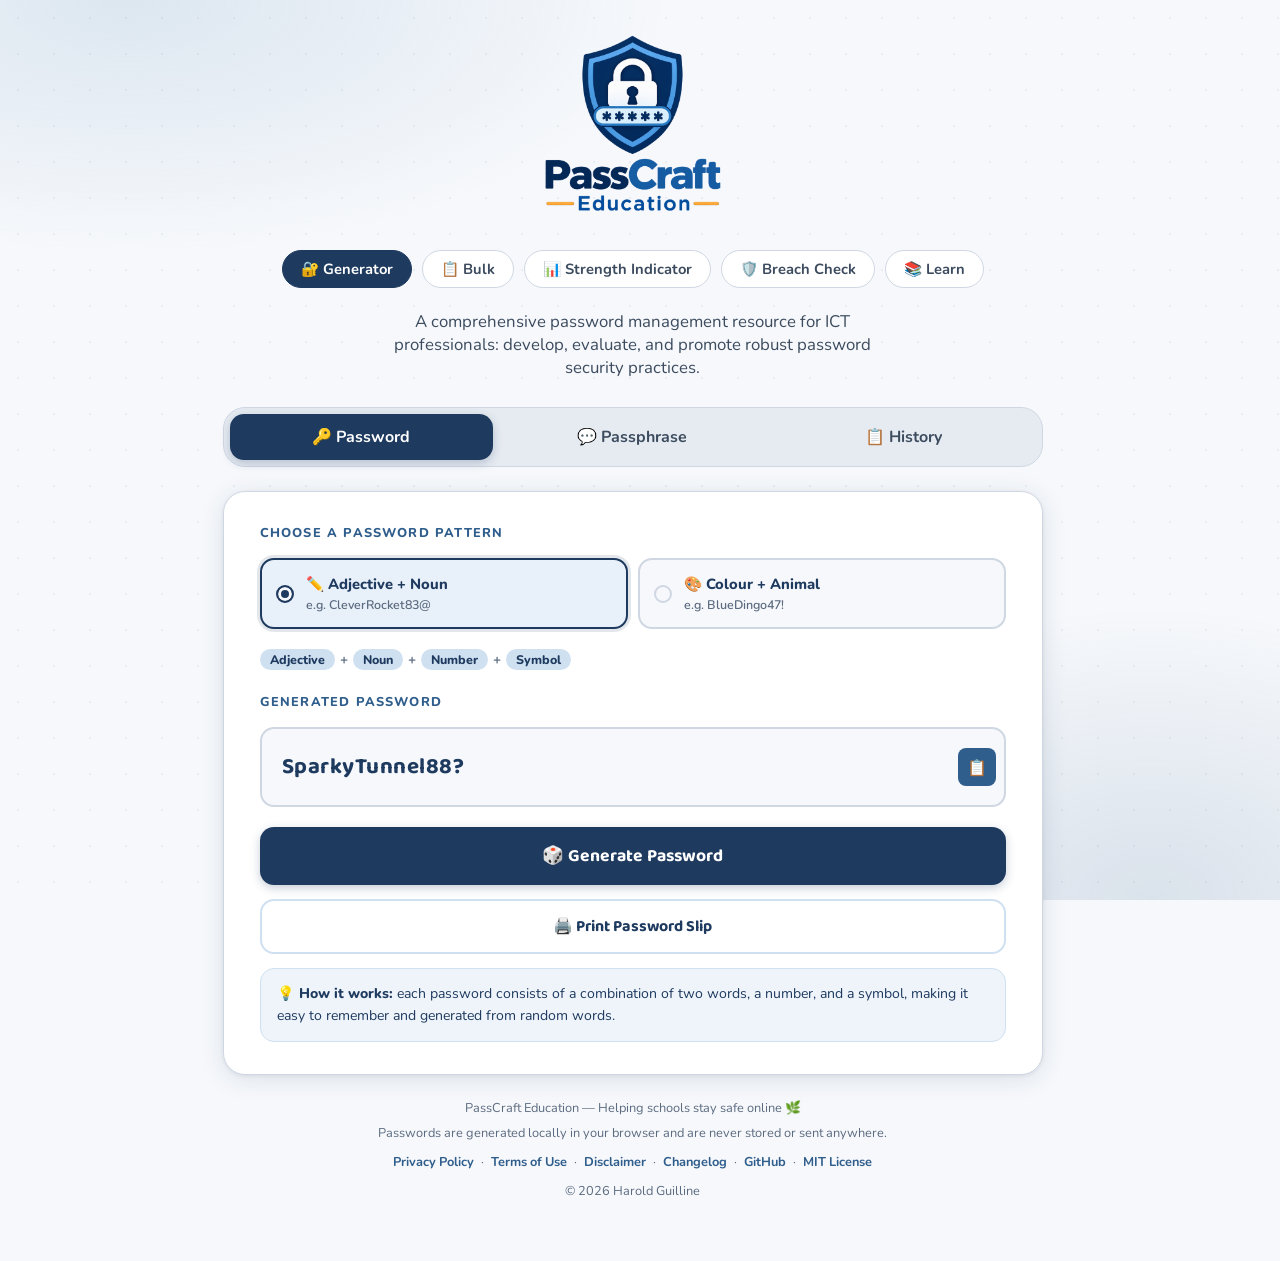
<file: index.html>
<!DOCTYPE html>
<html lang="en">
<head>
  <meta charset="UTF-8" />
  <meta name="viewport" content="width=device-width, initial-scale=1.0" />
  <meta name="theme-color" content="#1f3a5f" />
  <meta name="description" content="A password toolkit for school ICT support staff: memorable passwords and passphrases, bulk account passwords, strength and breach checks, plus learning material for students and teachers." />
  <title>PassCraft Education – Stronger Password Habits for Schools</title>

  <!-- PWA Manifest -->
  <link rel="manifest" href="manifest.json" />

  <!-- Favicons -->
  <link rel="icon" type="image/x-icon" href="assets/images/favicons/favicon.ico" />
  <link rel="icon" type="image/png" sizes="16x16" href="assets/images/favicons/favicon-16x16.png" />
  <link rel="icon" type="image/png" sizes="32x32" href="assets/images/favicons/favicon-32x32.png" />
  <link rel="apple-touch-icon" sizes="180x180" href="assets/images/favicons/apple-touch-icon.png" />
  <link rel="icon" type="image/png" sizes="192x192" href="assets/images/favicons/android-chrome-192x192.png" />
  <link rel="icon" type="image/png" sizes="512x512" href="assets/images/favicons/android-chrome-512x512.png" />

  <!-- Stylesheet -->
  <link rel="stylesheet" href="style.css" />
</head>
<body>

<div class="wrapper">

  <!-- ══ HEADER ══ -->
  <header>
    <a href="index.html" class="logo-link" aria-label="PassCraft Education home">
      <img src="assets/images/logos/passcraft.png" alt="PassCraft Education" class="logo-img" width="200" height="200" />
    </a>
    <h1 class="visually-hidden">PassCraft Education: password and passphrase generator</h1>
  </header>

  <!-- ══ SITE NAV (fixed position: nothing above it changes height) ══ -->
  <nav class="site-nav" aria-label="Site">
    <a href="index.html" class="site-nav-link active" aria-current="page">🔐 Generator</a>
    <a href="bulk.html" class="site-nav-link">📋 Bulk</a>
    <a href="strength-indicator.html" class="site-nav-link">📊 Strength Indicator</a>
    <a href="breach-check.html" class="site-nav-link">🛡️ Breach Check</a>
    <a href="learn.html" class="site-nav-link">📚 Learn</a>
  </nav>

  <p class="page-intro">A comprehensive password management resource for ICT professionals: develop, evaluate, and promote robust password security practices.</p>

  <!-- ══ TAB BAR ══ -->
  <div class="tab-bar" role="tablist" aria-label="Generator mode">
    <button class="tab-btn active" id="tab-password"   data-tab="password"   role="tab" aria-selected="true"  aria-controls="panel-password"   tabindex="0">🔑 Password</button>
    <button class="tab-btn"        id="tab-passphrase" data-tab="passphrase" role="tab" aria-selected="false" aria-controls="panel-passphrase" tabindex="-1">💬 Passphrase</button>
    <button class="tab-btn"        id="tab-history"    data-tab="history"    role="tab" aria-selected="false" aria-controls="panel-history"    tabindex="-1">📋 History</button>
  </div>

  <!-- ══ MAIN CARD ══ -->
  <div class="card">

    <!-- ══════════════════════════════════════
         PASSWORD PANEL
    ═══════════════════════════════════════ -->
    <div class="panel active" id="panel-password" role="tabpanel" aria-labelledby="tab-password">

      <div class="section-label">Choose a Password Pattern</div>

      <!--
        Two pattern cards — one per formula.
        Selecting a card picks the matching word banks.
        All patterns always append:  Number + Special Character
      -->
      <div class="pattern-grid">

        <!-- Pattern 1: Adjective + Noun + Number + Symbol -->
        <label class="pattern-card">
          <input type="radio" name="pw-pattern" value="adj-noun" />
          <div class="pattern-card-label">✏️ Adjective + Noun</div>
          <div class="pattern-card-desc">e.g. CleverRocket83@</div>
        </label>

        <!-- Pattern 2: Colour + Animal + Number + Symbol -->
        <label class="pattern-card">
          <input type="radio" name="pw-pattern" value="colour-animal" />
          <div class="pattern-card-label">🎨 Colour + Animal</div>
          <div class="pattern-card-desc">e.g. BlueDingo47!</div>
        </label>

      </div><!-- /pattern-grid -->

      <!-- Formula hint — filled dynamically by JS after generation -->
      <div class="formula-row" id="pw-pattern-hint"></div>

      <div class="section-label" style="margin-top: 20px;">Generated Password</div>

      <div class="output-wrap">
        <div class="output-box" id="pw-output" aria-live="polite">Select a pattern above, then click Generate ✨</div>
        <button class="copy-btn" type="button" data-copy="pw-output" title="Copy password" aria-label="Copy password">📋</button>
      </div>

      <button class="generate-btn" type="button" id="btn-generate-password">
        🎲 Generate Password
      </button>

      <button class="print-btn" type="button" data-print="pw-output">
        🖨️ Print Password Slip
      </button>

      <div class="tip-box">
        <strong>💡 How it works:</strong> each password consists of a combination of two words, a number,
        and a symbol, making it easy to remember and generated from random words.
      </div>

    </div><!-- /panel-password -->

    <!-- ══════════════════════════════════════
         PASSPHRASE PANEL
    ═══════════════════════════════════════ -->
    <div class="panel" id="panel-passphrase" role="tabpanel" aria-labelledby="tab-passphrase">

      <div class="section-label">Generated Passphrase</div>

      <div class="output-wrap">
        <div class="output-box" id="pp-output" aria-live="polite">Click Generate to start ✨</div>
        <button class="copy-btn" type="button" data-copy="pp-output" title="Copy passphrase" aria-label="Copy passphrase">📋</button>
      </div>

      <!-- Number of words slider -->
      <div class="word-count-row control-group">
        <label for="pp-words">Number of Words</label>
        <div class="slider-row">
          <input type="range" id="pp-words" min="3" max="6" value="4" />
          <span class="range-val" id="pp-word-val" aria-hidden="true">4</span>
        </div>
      </div>

      <!-- Separator + extras -->
      <div class="controls-grid" style="margin-top: 6px;">
        <div class="control-group">
          <label>Separator Style</label>
          <div class="checkbox-group">
            <label class="check-item">
              <input type="radio" name="sep" id="sep-cap"  value="cap"  checked />
              <span class="check-box" id="sepbox-cap"></span> CapitalWords
            </label>
            <label class="check-item">
              <input type="radio" name="sep" id="sep-dash" value="dash" />
              <span class="check-box" id="sepbox-dash"></span> word-dash
            </label>
            <label class="check-item">
              <input type="radio" name="sep" id="sep-dot"  value="dot"  />
              <span class="check-box" id="sepbox-dot"></span> word.dot
            </label>
          </div>
        </div>

        <div class="control-group">
          <label>Add Extras</label>
          <div class="checkbox-group">
            <label class="check-item">
              <input type="checkbox" id="pp-num" checked />
              <span class="check-box">✓</span> Append number (e.g. 47)
            </label>
            <label class="check-item">
              <input type="checkbox" id="pp-sym" checked />
              <span class="check-box">✓</span> Append symbol (e.g. !)
            </label>
          </div>
        </div>
      </div>

      <button class="generate-btn" type="button" id="btn-generate-passphrase">
        🌿 Generate Passphrase
      </button>

      <button class="print-btn" type="button" data-print="pp-output">
        🖨️ Print Password Slip
      </button>

      <div class="tip-box">
        <strong>💡 Tip:</strong> including additional words enhances the strength of a passphrase, so it is
        advisable to use four or more. Ensure that each passphrase is unique to a single account and is
        kept confidential.
      </div>

    </div><!-- /panel-passphrase -->

    <!-- ══════════════════════════════════════
         HISTORY PANEL
    ═══════════════════════════════════════ -->
    <div class="panel" id="panel-history" role="tabpanel" aria-labelledby="tab-history">

      <div class="section-label">Recent Generations</div>

      <div class="history-list" id="history-list">
        <div class="empty-history">
          Nothing generated yet.<br>
          Head to <strong>Password</strong> or <strong>Passphrase</strong> to get started!
        </div>
      </div>

      <br>
      <button class="generate-btn" type="button" id="btn-clear-history"
              style="background: var(--text-light); margin-bottom: 0;">
        🗑️ Clear History
      </button>

      <div class="tip-box" style="margin-top: 18px;">
        <strong>💡 Good to know:</strong> this list is kept only in this browser tab and clears when you
        close or reload the page. Copy or print a password you want to keep, and keep it
        somewhere safe and secret.
      </div>

    </div><!-- /panel-history -->

  </div><!-- /card -->

  <!-- ══ FOOTER ══ -->
  <footer>
    <p class="footer-tagline">PassCraft Education &mdash; Helping schools stay safe online 🌿</p>
    <p class="footer-note">Passwords are generated locally in your browser and are never stored or sent anywhere.</p>
    <p class="footer-links"><a href="privacy.html">Privacy Policy</a> &middot; <a href="terms.html">Terms of Use</a> &middot; <a href="disclaimer.html">Disclaimer</a> &middot; <a href="changelog.html">Changelog</a> &middot; <a href="https://github.com/guilliharold/passcraft-education/" target="_blank" rel="noopener noreferrer">GitHub</a> &middot; <a href="license.html">MIT License</a></p>
    <p class="footer-legal">
      &copy; <span id="copyright-year">2026</span>
      Harold Guilline
    </p>
  </footer>

<!-- ══ PRINT SLIP (hidden, print-only) ══ -->
<div id="print-slip" style="display:none;">
  <div style="
    font-family: 'Nunito', sans-serif;
    background: #fff;
    border: 2px solid #1f3a5f;
    border-radius: 14px;
    padding: 36px 44px;
    max-width: 460px;
    width: 100%;
    text-align: center;
    box-shadow: 0 4px 24px rgba(0,0,0,.1);
  ">
    <!-- Logo row -->
    <div style="display:flex;align-items:center;justify-content:center;gap:10px;margin-bottom:20px;">
      <div style="
        background:#1f3a5f;color:#fff;border-radius:50%;
        width:40px;height:40px;display:flex;align-items:center;
        justify-content:center;font-size:20px;flex-shrink:0;
      ">🔐</div>
      <div style="font-size:1.1rem;font-weight:800;color:#1f3a5f;letter-spacing:.3px;">
        PassCraft <span style="color:#6b9ac4;">Education</span>
      </div>
    </div>

    <hr style="border:none;border-top:1.5px solid #cfd7e3;margin-bottom:22px;" />

    <p style="font-size:.85rem;font-weight:700;color:#5c6b80;letter-spacing:1px;text-transform:uppercase;margin-bottom:10px;">
      New Password Slip
    </p>

    <p style="font-size:1rem;color:#3c4b5e;line-height:1.65;margin-bottom:20px;">
      Your new password or passphrase is:
    </p>

    <div style="
      background:#eef4fa;
      border:2px dashed #6b9ac4;
      border-radius:10px;
      padding:16px 20px;
      font-family:'Baloo 2',sans-serif;
      font-size:1.45rem;
      font-weight:800;
      color:#1f3a5f;
      letter-spacing:.5px;
      word-break:break-all;
      margin-bottom:22px;
    " id="print-pw-display"></div>

    <p style="font-size:.85rem;color:#3c4b5e;text-align:left;margin-bottom:6px;">
      Account or website <span style="color:#5c6b80;">(optional, write it in by hand)</span>:
    </p>
    <div style="border-bottom:1.5px solid #5c6b80;height:28px;margin-bottom:22px;"></div>

    <p style="font-size:.82rem;color:#5c6b80;line-height:1.6;margin-bottom:18px;">
      Keep this slip somewhere safe and secret.<br>
      <strong style="color:#1f3a5f;">Do not share your password</strong> with anyone,<br>
      including teachers or friends.<br>
      When you no longer need this slip, <strong style="color:#1f3a5f;">destroy it securely</strong>
      (for example, shred it).
    </p>

    <hr style="border:none;border-top:1.5px solid #cfd7e3;margin-bottom:14px;" />

    <p style="font-size:.75rem;color:#aaa;margin:0;">
      Generated by PassCraft Education &mdash; <span id="print-date"></span>
    </p>
  </div>
</div>

</div><!-- /wrapper -->

<!-- Toast notification -->
<div class="toast" id="toast" role="status" aria-live="polite">Copied to clipboard! ✓</div>

<!-- Main script -->
<script src="site.js"></script>
<script src="shared.js"></script>
<script src="script.js"></script>

</body>
</html>
</file>
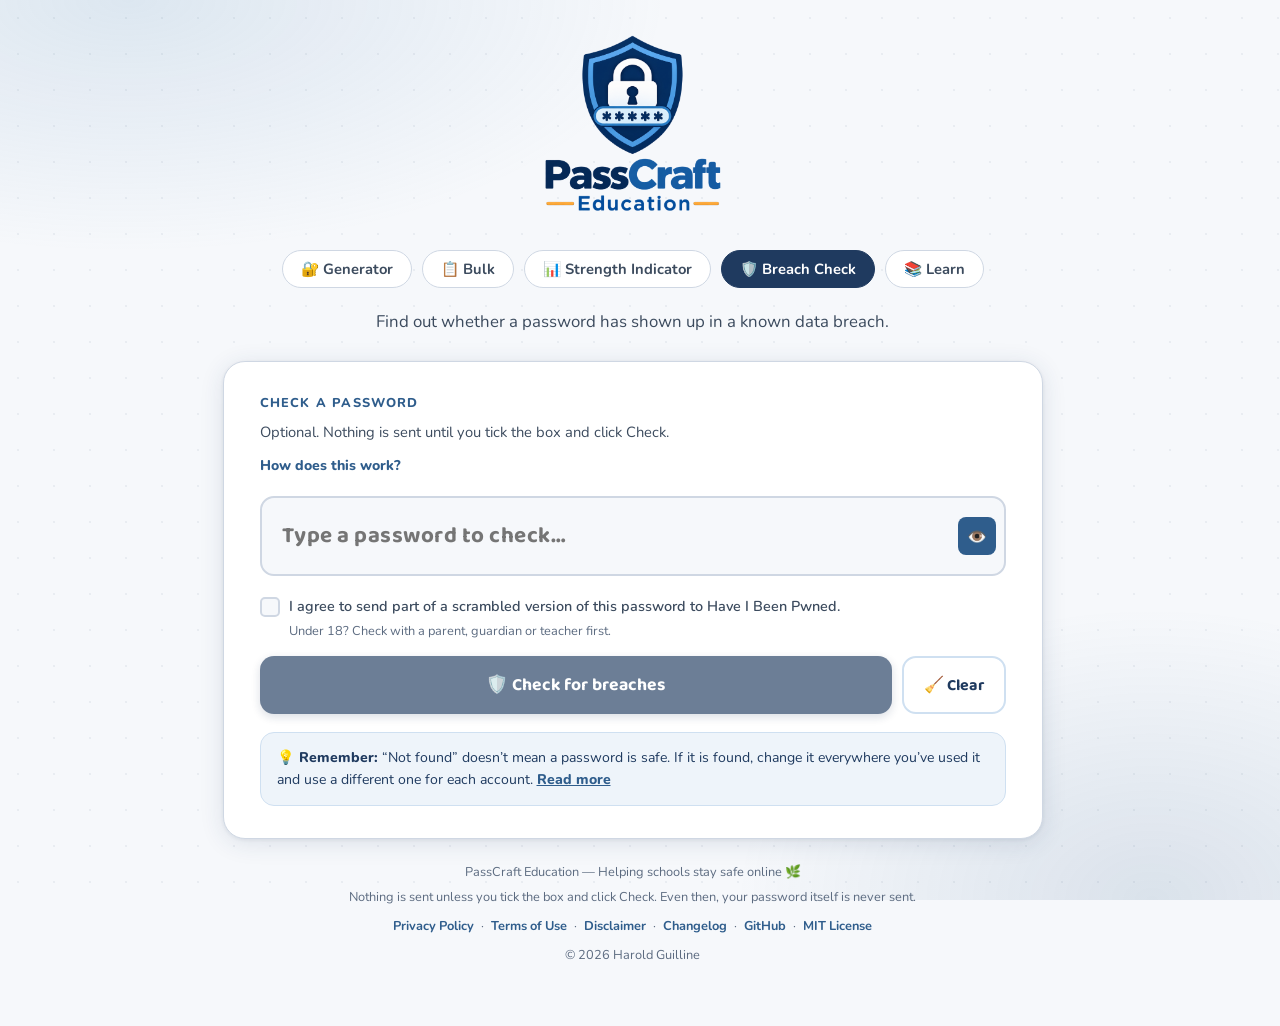
<file: breach-check.html>
<!DOCTYPE html>
<html lang="en">
<head>
  <meta charset="UTF-8" />
  <meta name="viewport" content="width=device-width, initial-scale=1.0" />
  <meta name="theme-color" content="#1f3a5f" />
  <meta name="description" content="Optional check: find out whether a password has appeared in a known data breach. Only part of a scrambled version is sent, and only if you choose to check." />
  <title>Breach Check – PassCraft Education</title>

  <!-- PWA Manifest -->
  <link rel="manifest" href="manifest.json" />

  <!-- Favicons -->
  <link rel="icon" type="image/x-icon" href="assets/images/favicons/favicon.ico" />
  <link rel="icon" type="image/png" sizes="16x16" href="assets/images/favicons/favicon-16x16.png" />
  <link rel="icon" type="image/png" sizes="32x32" href="assets/images/favicons/favicon-32x32.png" />
  <link rel="apple-touch-icon" sizes="180x180" href="assets/images/favicons/apple-touch-icon.png" />
  <link rel="icon" type="image/png" sizes="192x192" href="assets/images/favicons/android-chrome-192x192.png" />
  <link rel="icon" type="image/png" sizes="512x512" href="assets/images/favicons/android-chrome-512x512.png" />

  <!-- Stylesheet -->
  <link rel="stylesheet" href="style.css" />
</head>
<body>

<div class="wrapper">

  <!-- ══ HEADER ══ -->
  <header>
    <a href="index.html" class="logo-link" aria-label="PassCraft Education home">
      <img src="assets/images/logos/passcraft.png" alt="PassCraft Education" class="logo-img" width="200" height="200" />
    </a>
    <h1 class="visually-hidden">Breach check</h1>
  </header>

  <!-- ══ SITE NAV (fixed position: nothing above it changes height) ══ -->
  <nav class="site-nav" aria-label="Site">
    <a href="index.html" class="site-nav-link">🔐 Generator</a>
    <a href="bulk.html" class="site-nav-link">📋 Bulk</a>
    <a href="strength-indicator.html" class="site-nav-link">📊 Strength Indicator</a>
    <a href="breach-check.html" class="site-nav-link active" aria-current="page">🛡️ Breach Check</a>
    <a href="learn.html" class="site-nav-link">📚 Learn</a>
  </nav>

  <p class="page-intro">Find out whether a password has shown up in a known data breach.</p>

  <!-- ══ MAIN CARD ══ -->
  <div class="card" style="margin-top: 28px;">

    <div class="section-label">Check a Password</div>

    <p class="breach-lead">Optional. Nothing is sent until you tick the box and click Check.</p>

    <details class="how-it-works">
      <summary>How does this work?</summary>
      <div class="how-it-works-body">
        <ol>
          <li>Your browser scrambles the password into a <em>hash</em>.</li>
          <li>It sends only the first 5 characters of that hash to
            <a href="https://haveibeenpwned.com/Passwords" target="_blank" rel="noopener noreferrer">Have I Been Pwned</a>,
            a free breach-checking service.</li>
          <li>The service replies with a list of possible matches.</li>
          <li>Your browser checks that list on your own device.</li>
        </ol>
        <p>Your password is never sent, and PassCraft never sees it or the result.</p>
        <p>Unlike the Strength Indicator, this tool is meant for a real password, because checking an
        example tells you nothing about the one you actually use. More in the
        <a href="privacy.html">Privacy Policy</a>.</p>
      </div>
    </details>

    <!-- Input -->
    <div class="output-wrap">
      <input
        type="password"
        id="b-input"
        class="indicator-input"
        placeholder="Type a password to check…"
        autocomplete="off"
        autocapitalize="off"
        autocorrect="off"
        spellcheck="false"
        maxlength="128"
        aria-label="Password to check for breaches"
      />
      <button class="copy-btn" id="b-toggle" type="button"
              title="Show password" aria-label="Show password" aria-pressed="false">👁️</button>
    </div>

    <!-- Consent: must be ticked before every check -->
    <div class="consent-row">
      <label class="check-item">
        <input type="checkbox" id="b-consent" />
        <span class="check-box" id="b-consent-box"></span>
        <span>I agree to send part of a scrambled version of this password to Have I Been Pwned.</span>
      </label>
      <div class="field-help">Under 18? Check with a parent, guardian or teacher first.</div>
    </div>

    <div class="btn-row">
      <button class="generate-btn" id="b-check" type="button" disabled>🛡️ Check for breaches</button>
      <button class="print-btn" id="b-clear" type="button">🧹 Clear</button>
    </div>

    <!-- Result (announced to screen readers when it changes) -->
    <div id="b-live" aria-live="polite">
      <div id="b-results" class="hidden">
        <ul class="feedback-list" id="b-feedback"></ul>

        <!-- Only shown when the password was found in a breach -->
        <div class="cta-card hidden" id="b-cta">
          <p><strong>Time for a new one.</strong> Create a fresh, memorable password and use it only for the account you&rsquo;re replacing.</p>
          <a href="index.html" class="generate-btn link-btn">🎲 Generate a new password</a>
        </div>
      </div>
    </div>

    <div class="tip-box">
      <strong>💡 Remember:</strong> &ldquo;Not found&rdquo; doesn&rsquo;t mean a password is safe.
      If it is found, change it everywhere you&rsquo;ve used it and use a different one for each account. <span class="tip-more" data-tip-more>Make use of multi-factor authentication for extra protection. Only type a password into a site or tool you trust, and check the address first.</span>
    </div>

  </div><!-- /card -->

  <!-- ══ FOOTER ══ -->
  <footer>
    <p class="footer-tagline">PassCraft Education &mdash; Helping schools stay safe online 🌿</p>
    <p class="footer-note">Nothing is sent unless you tick the box and click Check. Even then, your password itself is never sent.</p>
    <p class="footer-links"><a href="privacy.html">Privacy Policy</a> &middot; <a href="terms.html">Terms of Use</a> &middot; <a href="disclaimer.html">Disclaimer</a> &middot; <a href="changelog.html">Changelog</a> &middot; <a href="https://github.com/guilliharold/passcraft-education/" target="_blank" rel="noopener noreferrer">GitHub</a> &middot; <a href="license.html">MIT License</a></p>
    <p class="footer-legal">
      &copy; <span id="copyright-year">2026</span>
      Harold Guilline
    </p>
  </footer>

</div><!-- /wrapper -->

<script src="site.js"></script>
<script src="breach-check.js"></script>

</body>
</html>
</file>
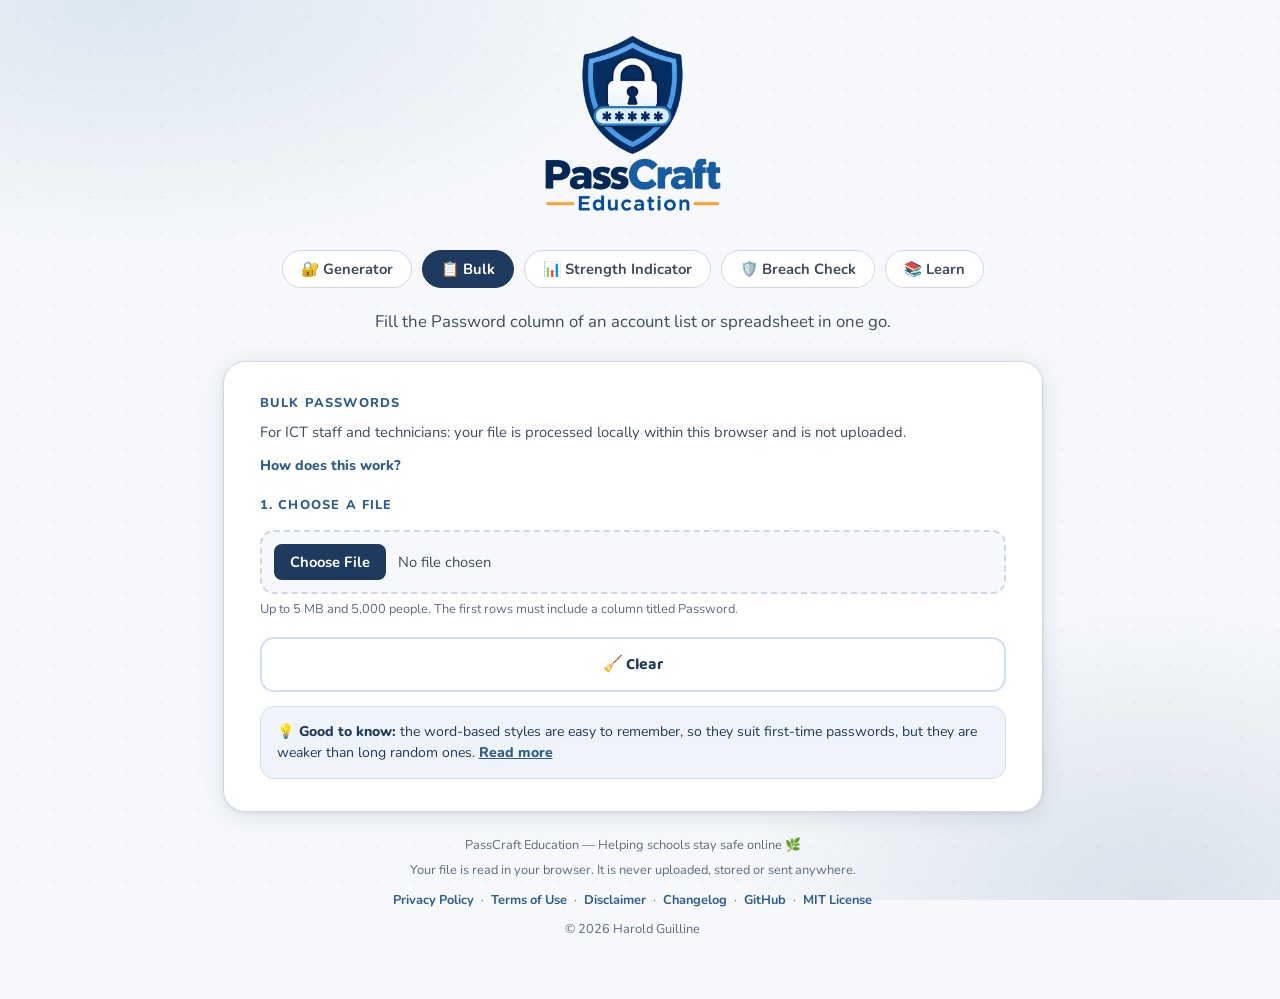
<file: bulk.html>
<!DOCTYPE html>
<html lang="en">
<head>
  <meta charset="UTF-8" />
  <meta name="viewport" content="width=device-width, initial-scale=1.0" />
  <meta name="theme-color" content="#1f3a5f" />
  <meta name="description" content="For ICT staff and technicians: fill the Password column of an account list with generated passwords. Everything stays in your browser." />
  <title>Bulk Passwords – PassCraft Education</title>

  <!-- PWA Manifest -->
  <link rel="manifest" href="manifest.json" />

  <!-- Favicons -->
  <link rel="icon" type="image/x-icon" href="assets/images/favicons/favicon.ico" />
  <link rel="icon" type="image/png" sizes="16x16" href="assets/images/favicons/favicon-16x16.png" />
  <link rel="icon" type="image/png" sizes="32x32" href="assets/images/favicons/favicon-32x32.png" />
  <link rel="apple-touch-icon" sizes="180x180" href="assets/images/favicons/apple-touch-icon.png" />
  <link rel="icon" type="image/png" sizes="192x192" href="assets/images/favicons/android-chrome-192x192.png" />
  <link rel="icon" type="image/png" sizes="512x512" href="assets/images/favicons/android-chrome-512x512.png" />

  <!-- Stylesheet -->
  <link rel="stylesheet" href="style.css" />
</head>
<body>

<div class="wrapper">

  <!-- ══ HEADER ══ -->
  <header>
    <a href="index.html" class="logo-link" aria-label="PassCraft Education home">
      <img src="assets/images/logos/passcraft.png" alt="PassCraft Education" class="logo-img" width="200" height="200" />
    </a>
    <h1 class="visually-hidden">Bulk passwords</h1>
  </header>

  <!-- ══ SITE NAV ══ -->
  <nav class="site-nav" aria-label="Site">
    <a href="index.html" class="site-nav-link">🔐 Generator</a>
    <a href="bulk.html" class="site-nav-link active" aria-current="page">📋 Bulk</a>
    <a href="strength-indicator.html" class="site-nav-link">📊 Strength Indicator</a>
    <a href="breach-check.html" class="site-nav-link">🛡️ Breach Check</a>
    <a href="learn.html" class="site-nav-link">📚 Learn</a>
  </nav>

  <p class="page-intro">Fill the Password column of an account list or spreadsheet in one go.</p>

  <!-- ══ MAIN CARD ══ -->
  <div class="card" style="margin-top: 28px;" id="bk-root">

    <div class="section-label">Bulk Passwords</div>

    <p class="breach-lead">For ICT staff and technicians: your file is processed locally within this browser and is not uploaded.</p>

    <details class="how-it-works">
      <summary>How does this work?</summary>
      <div class="how-it-works-body">
        <ol>
          <li>Choose a <strong>.csv</strong> or <strong>.xlsx</strong> file with a column titled <strong>Password</strong>.</li>
          <li>PassCraft fills that column with a different password for each person.</li>
          <li>Preview the result, then download it as a new file.</li>
        </ol>
        <p>Your file stays on this device. Nothing is uploaded, stored or sent.</p>
        <p>Other columns are kept as they are. An .xlsx download loses fonts, colours and other
        formatting, and includes only the sheet you choose.</p>
      </div>
    </details>

    <!-- 1 -->
    <div class="section-label">1. Choose a file</div>
    <input type="file" id="bk-file" class="bulk-file" accept=".csv,.xlsx" aria-describedby="bk-file-help" />
    <div class="field-help" id="bk-file-help">Up to 5 MB and 5,000 people. The first rows must include a column titled Password.</div>

    <div id="bk-sheet-row" class="bulk-sheet-row hidden">
      <label for="bk-sheet">Sheet to use</label>
      <select id="bk-sheet" class="bulk-select"></select>
    </div>

    <div aria-live="polite">
      <ul class="feedback-list bulk-status" id="bk-status"></ul>
    </div>

    <!-- 2 -->
    <div id="bk-options" class="hidden">
      <div class="section-label">2. Choose a style</div>
      <div class="domino-modes" id="bk-formats" role="group" aria-label="Password style"></div>

      <div class="consent-row">
        <label class="check-item">
          <input type="checkbox" id="bk-overwrite" />
          <span class="check-box" id="bk-overwrite-box"></span>
          <span>Replace existing passwords (otherwise people who already have one are skipped)</span>
        </label>
      </div>

      <button class="generate-btn" id="bk-generate" type="button">🎲 Generate passwords</button>
    </div>

    <!-- 3 -->
    <div id="bk-result" class="hidden">
      <div class="section-label">3. Preview and download</div>
      <p class="bulk-summary" id="bk-summary" aria-live="polite"></p>

      <div class="bulk-table-wrap" tabindex="0" role="region" aria-label="Preview of the generated rows">
        <table class="bulk-table" id="bk-table"></table>
      </div>

      <div class="bulk-pager hidden" id="bk-pager">
        <button class="bulk-pager-btn" id="bk-prev" type="button">&lsaquo; Previous</button>
        <span class="bulk-pager-info" id="bk-page-info" aria-live="polite"></span>
        <button class="bulk-pager-btn" id="bk-next" type="button">Next &rsaquo;</button>
      </div>

      <div class="consent-row">
        <label class="check-item">
          <input type="checkbox" id="bk-reveal" />
          <span class="check-box" id="bk-reveal-box"></span>
          <span>Show passwords in the preview (not a good idea on a projector)</span>
        </label>
      </div>

      <button class="generate-btn" id="bk-dl-main" type="button">⬇️ Download</button>
      <p class="bulk-alt"><button class="bulk-alt-link" id="bk-dl-alt" type="button"></button></p>

      <div class="tip-box bulk-warn">
        <strong>⚠️ The downloaded file contains every password in plain text.</strong>
        Share it only with the people who need it, never by email to students, and delete it
        (and your Downloads copy) once it&rsquo;s no longer needed. Ask people to change their
        password the first time they sign in.
      </div>
    </div>

    <button class="print-btn" id="bk-clear" type="button" style="margin-top: 18px;">🧹 Clear</button>

    <div class="tip-box">
      <strong>💡 Good to know:</strong> the word-based styles are easy to remember, so they suit first-time
      passwords, but they are weaker than long random ones. <span class="tip-more" data-tip-more>Random characters are stronger but harder to type (see the <a href="disclaimer.html">Disclaimer</a>). Wherever you can, require a password change at first sign-in and turn on multi-factor authentication. Only handle student details in ways your school&rsquo;s policies allow.</span>
    </div>

  </div><!-- /card -->

  <!-- ══ FOOTER ══ -->
  <footer>
    <p class="footer-tagline">PassCraft Education &mdash; Helping schools stay safe online 🌿</p>
    <p class="footer-note">Your file is read in your browser. It is never uploaded, stored or sent anywhere.</p>
    <p class="footer-links"><a href="privacy.html">Privacy Policy</a> &middot; <a href="terms.html">Terms of Use</a> &middot; <a href="disclaimer.html">Disclaimer</a> &middot; <a href="changelog.html">Changelog</a> &middot; <a href="https://github.com/guilliharold/passcraft-education/" target="_blank" rel="noopener noreferrer">GitHub</a> &middot; <a href="license.html">MIT License</a></p>
    <p class="footer-legal">
      &copy; <span id="copyright-year">2026</span>
      Harold Guilline
    </p>
  </footer>

</div><!-- /wrapper -->

<script src="site.js"></script>
<script src="shared.js"></script>
<script src="script.js"></script>
<script src="assets/vendor/read-excel-file/read-excel-file.min.js"></script>
<script src="assets/vendor/write-excel-file/write-excel-file.min.js"></script>
<script src="bulk.js"></script>

</body>
</html>
</file>
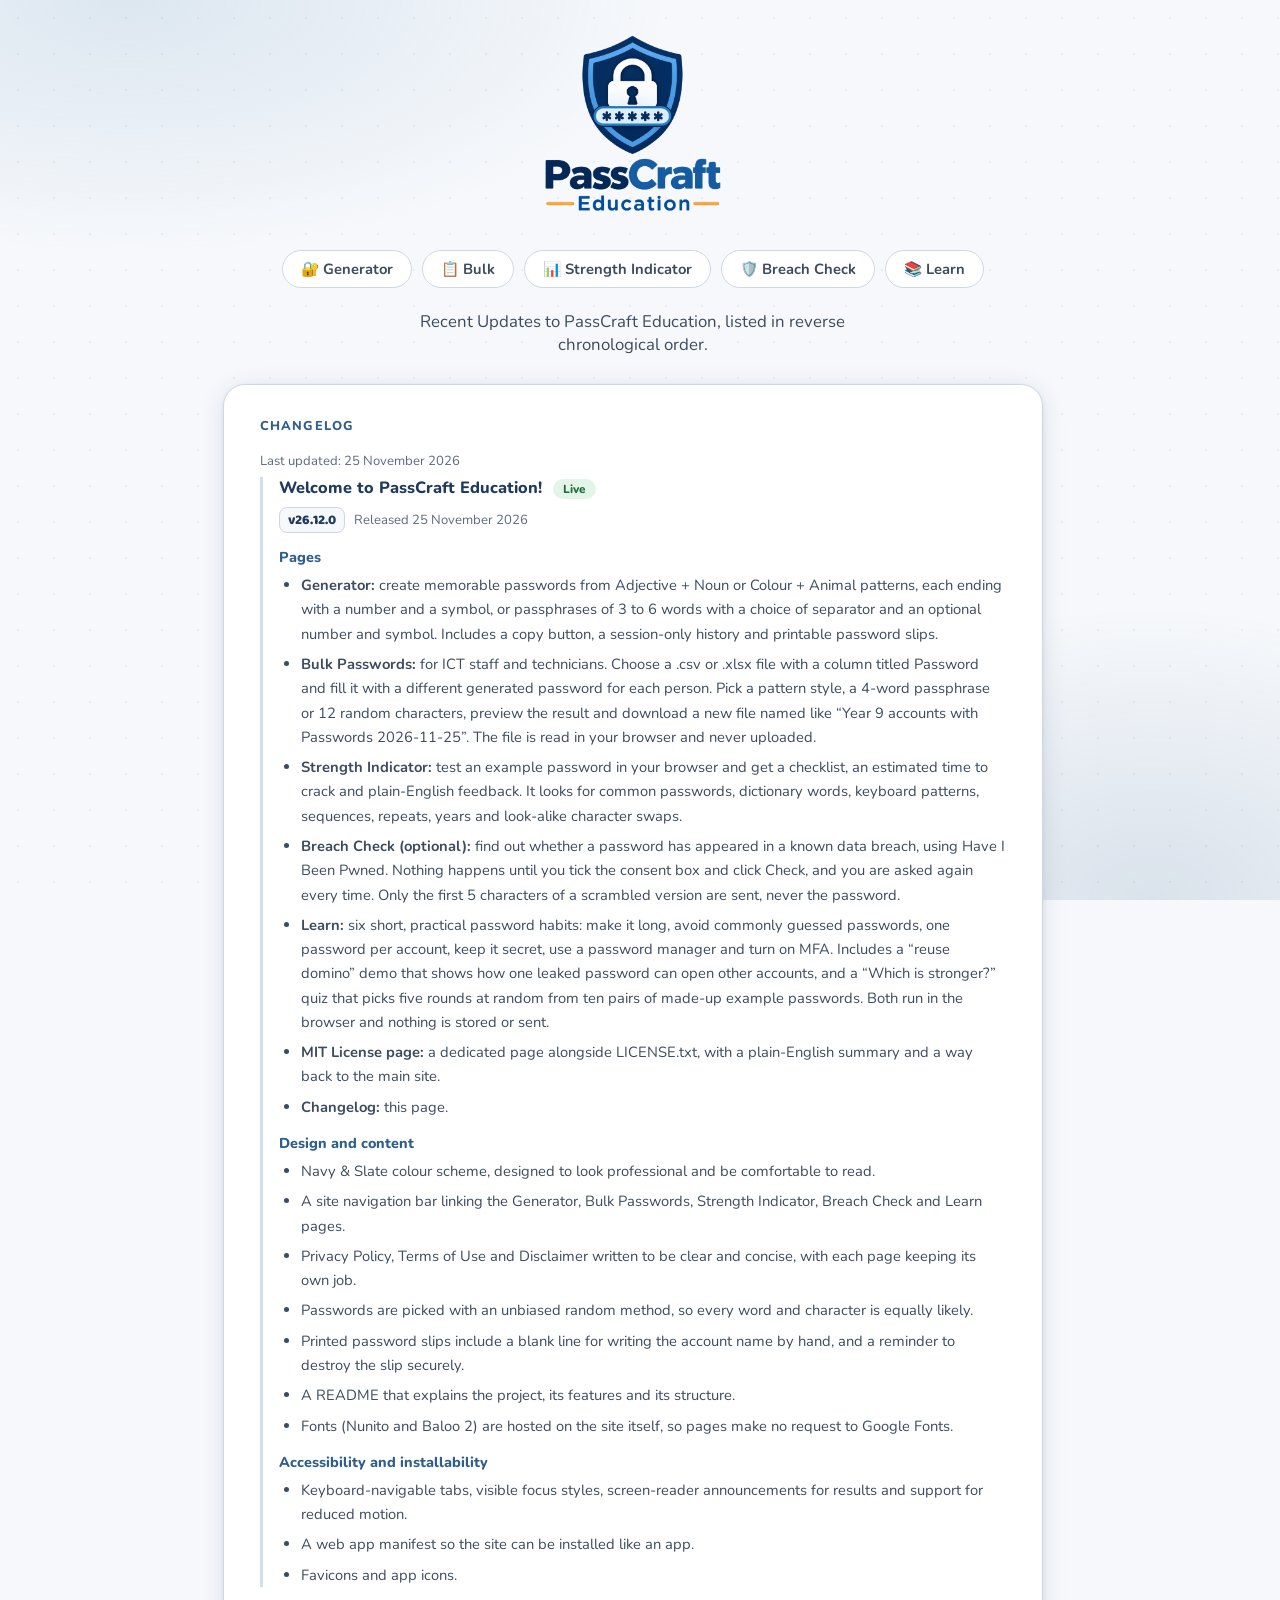
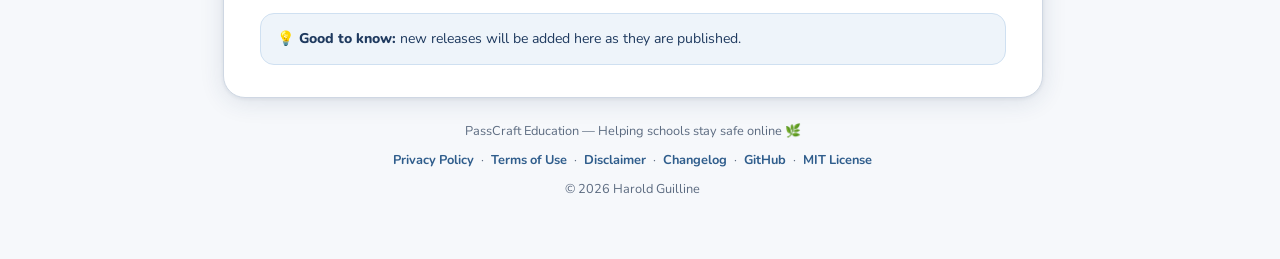
<file: changelog.html>
<!DOCTYPE html>
<html lang="en">
<head>
  <meta charset="UTF-8" />
  <meta name="viewport" content="width=device-width, initial-scale=1.0" />
  <meta name="theme-color" content="#1f3a5f" />
  <meta name="description" content="See what has changed in PassCraft Education, from the first version to now." />
  <title>Changelog – PassCraft Education</title>

  <!-- PWA Manifest -->
  <link rel="manifest" href="manifest.json" />

  <!-- Favicons -->
  <link rel="icon" type="image/x-icon" href="assets/images/favicons/favicon.ico" />
  <link rel="icon" type="image/png" sizes="16x16" href="assets/images/favicons/favicon-16x16.png" />
  <link rel="icon" type="image/png" sizes="32x32" href="assets/images/favicons/favicon-32x32.png" />
  <link rel="apple-touch-icon" sizes="180x180" href="assets/images/favicons/apple-touch-icon.png" />
  <link rel="icon" type="image/png" sizes="192x192" href="assets/images/favicons/android-chrome-192x192.png" />
  <link rel="icon" type="image/png" sizes="512x512" href="assets/images/favicons/android-chrome-512x512.png" />

  <!-- Stylesheet -->
  <link rel="stylesheet" href="style.css" />
</head>
<body>

<div class="wrapper">

  <!-- ══ HEADER ══ -->
  <header>
    <a href="index.html" class="logo-link" aria-label="PassCraft Education home">
      <img src="assets/images/logos/passcraft.png" alt="PassCraft Education" class="logo-img" width="200" height="200" />
    </a>
    <h1 class="visually-hidden">Changelog</h1>
  </header>

  <!-- ══ SITE NAV (fixed position: nothing above it changes height) ══ -->
  <nav class="site-nav" aria-label="Site">
    <a href="index.html" class="site-nav-link">🔐 Generator</a>
    <a href="bulk.html" class="site-nav-link">📋 Bulk</a>
    <a href="strength-indicator.html" class="site-nav-link">📊 Strength Indicator</a>
    <a href="breach-check.html" class="site-nav-link">🛡️ Breach Check</a>
    <a href="learn.html" class="site-nav-link">📚 Learn</a>
  </nav>

  <p class="page-intro">Recent Updates to PassCraft Education, listed in reverse chronological order.</p>

  <!-- ══ MAIN CARD ══ -->
  <div class="card legal" style="margin-top: 28px;">
    <div class="section-label">Changelog</div>
    <p class="legal-updated">Last updated: 25 November 2026</p>

    <div class="changelog-entry">
      <h2>Welcome to PassCraft Education! <span class="changelog-status">Live</span></h2>
      <p class="changelog-meta"><span class="changelog-version">v26.12.0</span> Released 25 November 2026</p>

      <h3>Pages</h3>
      <ul>
        <li><strong>Generator:</strong> create memorable passwords from Adjective + Noun or Colour + Animal patterns, each ending with a number and a symbol, or passphrases of 3 to 6 words with a choice of separator and an optional number and symbol. Includes a copy button, a session-only history and printable password slips.</li>
        <li><strong>Bulk Passwords:</strong> for ICT staff and technicians. Choose a .csv or .xlsx file with a column titled Password and fill it with a different generated password for each person. Pick a pattern style, a 4-word passphrase or 12 random characters, preview the result and download a new file named like &ldquo;Year 9 accounts with Passwords 2026-11-25&rdquo;. The file is read in your browser and never uploaded.</li>
        <li><strong>Strength Indicator:</strong> test an example password in your browser and get a checklist, an estimated time to crack and plain-English feedback. It looks for common passwords, dictionary words, keyboard patterns, sequences, repeats, years and look-alike character swaps.</li>
        <li><strong>Breach Check (optional):</strong> find out whether a password has appeared in a known data breach, using Have I Been Pwned. Nothing happens until you tick the consent box and click Check, and you are asked again every time. Only the first 5 characters of a scrambled version are sent, never the password.</li>
        <li><strong>Learn:</strong> six short, practical password habits: make it long, avoid commonly guessed passwords, one password per account, keep it secret, use a password manager and turn on MFA. Includes a &ldquo;reuse domino&rdquo; demo that shows how one leaked password can open other accounts, and a &ldquo;Which is stronger?&rdquo; quiz that picks five rounds at random from ten pairs of made-up example passwords. Both run in the browser and nothing is stored or sent.</li>
        <li><strong>MIT License page:</strong> a dedicated page alongside LICENSE.txt, with a plain-English summary and a way back to the main site.</li>
        <li><strong>Changelog:</strong> this page.</li>
      </ul>

      <h3>Design and content</h3>
      <ul>
        <li>Navy &amp; Slate colour scheme, designed to look professional and be comfortable to read.</li>
        <li>A site navigation bar linking the Generator, Bulk Passwords, Strength Indicator, Breach Check and Learn pages.</li>
        <li>Privacy Policy, Terms of Use and Disclaimer written to be clear and concise, with each page keeping its own job.</li>
        <li>Passwords are picked with an unbiased random method, so every word and character is equally likely.</li>
        <li>Printed password slips include a blank line for writing the account name by hand, and a reminder to destroy the slip securely.</li>
        <li>A README that explains the project, its features and its structure.</li>
        <li>Fonts (Nunito and Baloo 2) are hosted on the site itself, so pages make no request to Google Fonts.</li>
      </ul>

      <h3>Accessibility and installability</h3>
      <ul>
        <li>Keyboard-navigable tabs, visible focus styles, screen-reader announcements for results and support for reduced motion.</li>
        <li>A web app manifest so the site can be installed like an app.</li>
        <li>Favicons and app icons.</li>
      </ul>
    </div>

    <div class="tip-box">
      <strong>💡 Good to know:</strong> new releases will be added here as they are published.
    </div>
  </div><!-- /card -->

  <!-- ══ FOOTER ══ -->
  <footer>
    <p class="footer-tagline">PassCraft Education &mdash; Helping schools stay safe online 🌿</p>
    <p class="footer-links"><a href="privacy.html">Privacy Policy</a> &middot; <a href="terms.html">Terms of Use</a> &middot; <a href="disclaimer.html">Disclaimer</a> &middot; <a href="changelog.html">Changelog</a> &middot; <a href="https://github.com/guilliharold/passcraft-education/" target="_blank" rel="noopener noreferrer">GitHub</a> &middot; <a href="license.html">MIT License</a></p>
    <p class="footer-legal">
      &copy; <span id="copyright-year">2026</span>
      Harold Guilline
    </p>
  </footer>

</div><!-- /wrapper -->

<script src="site.js"></script>

</body>
</html>
</file>
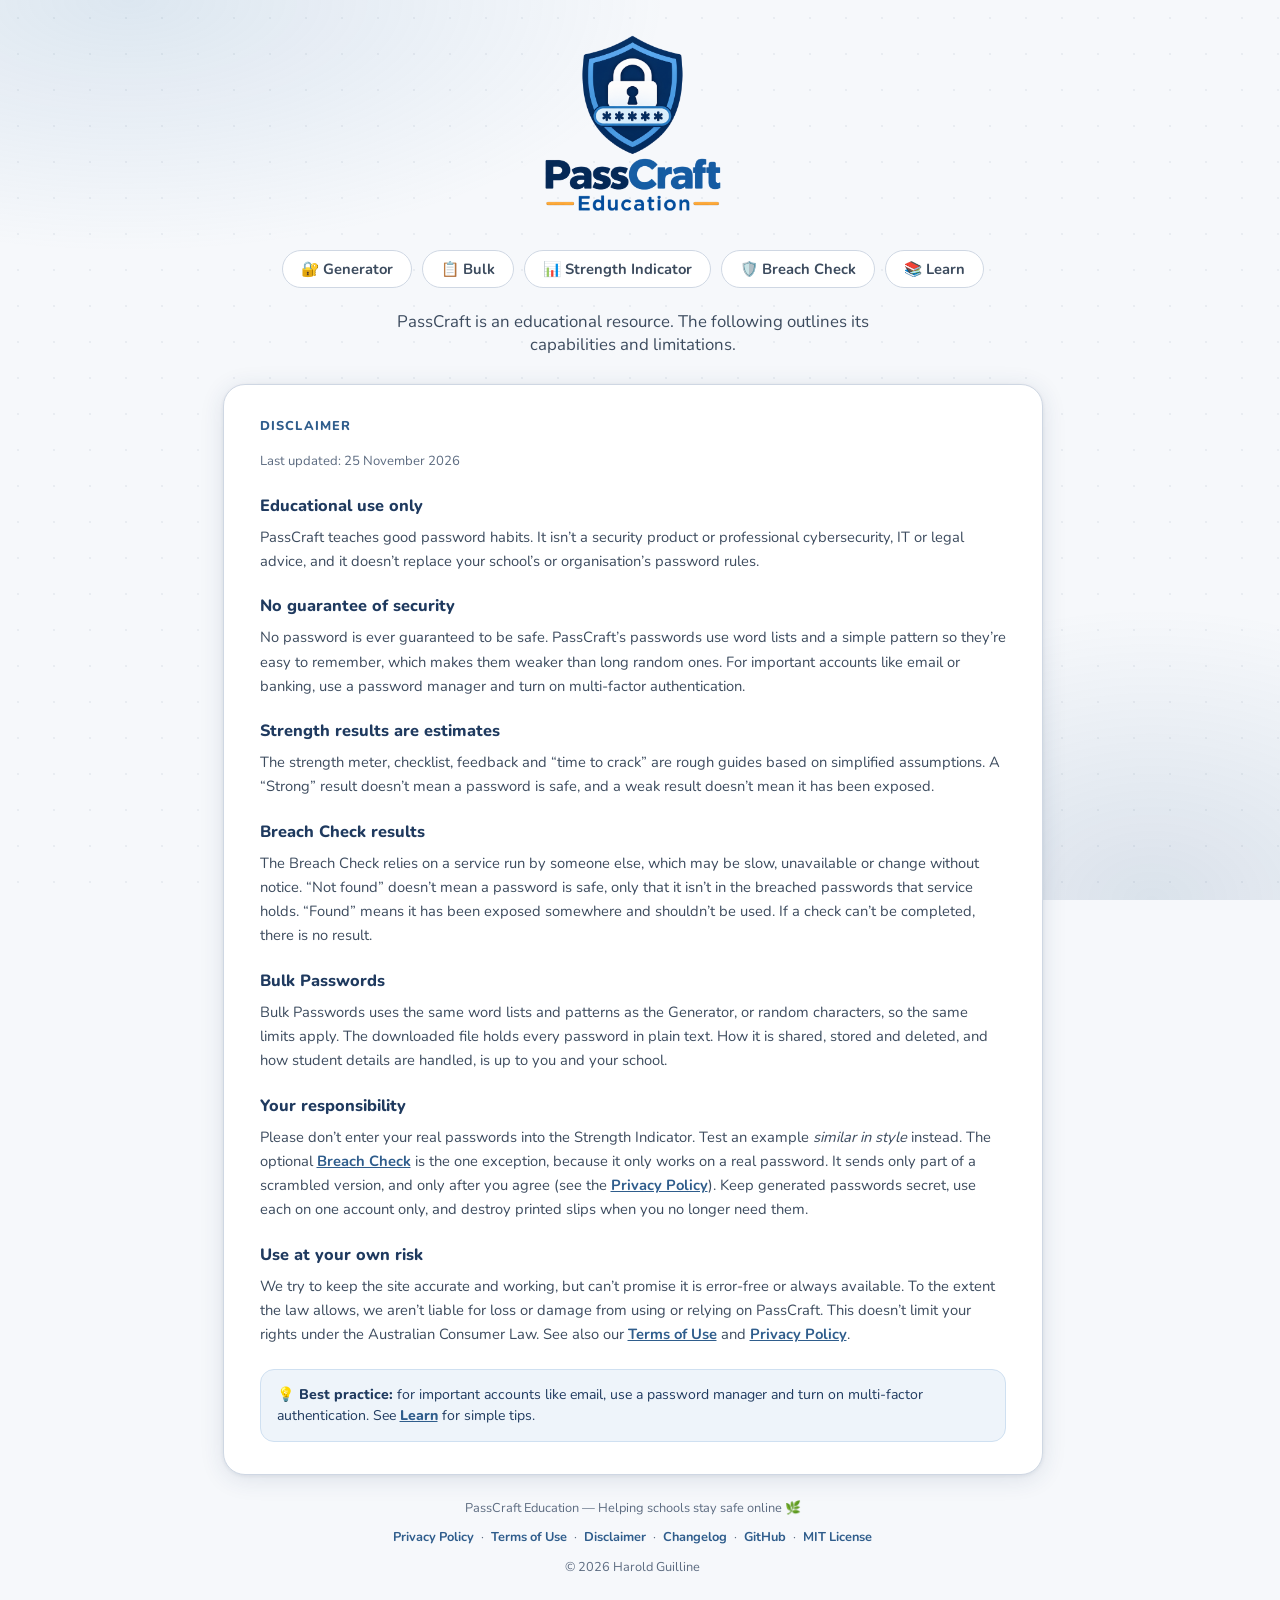
<file: disclaimer.html>
<!DOCTYPE html>
<html lang="en">
<head>
  <meta charset="UTF-8" />
  <meta name="viewport" content="width=device-width, initial-scale=1.0" />
  <meta name="theme-color" content="#1f3a5f" />
  <meta name="description" content="Important limits of PassCraft Education: educational use only, no guarantees." />
  <title>Disclaimer – PassCraft Education</title>

  <!-- PWA Manifest -->
  <link rel="manifest" href="manifest.json" />

  <!-- Favicons -->
  <link rel="icon" type="image/x-icon" href="assets/images/favicons/favicon.ico" />
  <link rel="icon" type="image/png" sizes="16x16" href="assets/images/favicons/favicon-16x16.png" />
  <link rel="icon" type="image/png" sizes="32x32" href="assets/images/favicons/favicon-32x32.png" />
  <link rel="apple-touch-icon" sizes="180x180" href="assets/images/favicons/apple-touch-icon.png" />
  <link rel="icon" type="image/png" sizes="192x192" href="assets/images/favicons/android-chrome-192x192.png" />
  <link rel="icon" type="image/png" sizes="512x512" href="assets/images/favicons/android-chrome-512x512.png" />

  <!-- Stylesheet -->
  <link rel="stylesheet" href="style.css" />
</head>
<body>

<div class="wrapper">

  <!-- ══ HEADER ══ -->
  <header>
    <a href="index.html" class="logo-link" aria-label="PassCraft Education home">
      <img src="assets/images/logos/passcraft.png" alt="PassCraft Education" class="logo-img" width="200" height="200" />
    </a>
    <h1 class="visually-hidden">Disclaimer</h1>
  </header>

  <!-- ══ SITE NAV (fixed position: nothing above it changes height) ══ -->
  <nav class="site-nav" aria-label="Site">
    <a href="index.html" class="site-nav-link">🔐 Generator</a>
    <a href="bulk.html" class="site-nav-link">📋 Bulk</a>
    <a href="strength-indicator.html" class="site-nav-link">📊 Strength Indicator</a>
    <a href="breach-check.html" class="site-nav-link">🛡️ Breach Check</a>
    <a href="learn.html" class="site-nav-link">📚 Learn</a>
  </nav>

  <p class="page-intro">PassCraft is an educational resource. The following outlines its capabilities and limitations.</p>

  <!-- ══ MAIN CARD ══ -->
  <div class="card legal" style="margin-top: 28px;">
    <div class="section-label">Disclaimer</div>
    <p class="legal-updated">Last updated: 25 November 2026</p>

    <h2>Educational use only</h2>
    <p>PassCraft teaches good password habits. It isn’t a security product or professional cybersecurity, IT or legal advice, and it doesn’t replace your school’s or organisation’s password rules.</p>

    <h2>No guarantee of security</h2>
    <p>No password is ever guaranteed to be safe. PassCraft’s passwords use word lists and a simple pattern so they’re easy to remember, which makes them weaker than long random ones. For important accounts like email or banking, use a password manager and turn on multi-factor authentication.</p>

    <h2>Strength results are estimates</h2>
    <p>The strength meter, checklist, feedback and “time to crack” are rough guides based on simplified assumptions. A “Strong” result doesn’t mean a password is safe, and a weak result doesn’t mean it has been exposed.</p>

    <h2>Breach Check results</h2>
    <p>The Breach Check relies on a service run by someone else, which may be slow, unavailable or change without notice. “Not found” doesn’t mean a password is safe, only that it isn’t in the breached passwords that service holds. “Found” means it has been exposed somewhere and shouldn’t be used. If a check can’t be completed, there is no result.</p>

    <h2>Bulk Passwords</h2>
    <p>Bulk Passwords uses the same word lists and patterns as the Generator, or random characters, so the same limits apply. The downloaded file holds every password in plain text. How it is shared, stored and deleted, and how student details are handled, is up to you and your school.</p>

    <h2>Your responsibility</h2>
    <p>Please don’t enter your real passwords into the Strength Indicator. Test an example <em>similar in style</em> instead. The optional <a href="breach-check.html">Breach Check</a> is the one exception, because it only works on a real password. It sends only part of a scrambled version, and only after you agree (see the <a href="privacy.html">Privacy Policy</a>). Keep generated passwords secret, use each on one account only, and destroy printed slips when you no longer need them.</p>

    <h2>Use at your own risk</h2>
    <p>We try to keep the site accurate and working, but can’t promise it is error-free or always available. To the extent the law allows, we aren’t liable for loss or damage from using or relying on PassCraft. This doesn’t limit your rights under the Australian Consumer Law. See also our <a href="terms.html">Terms of Use</a> and <a href="privacy.html">Privacy Policy</a>.</p>

    <div class="tip-box">
      <strong>💡 Best practice:</strong> for important accounts like email, use a password manager and
      turn on multi-factor authentication. See <a href="learn.html">Learn</a> for simple tips.
    </div>
  </div><!-- /card -->

  <!-- ══ FOOTER ══ -->
  <footer>
    <p class="footer-tagline">PassCraft Education &mdash; Helping schools stay safe online 🌿</p>
    <p class="footer-links"><a href="privacy.html">Privacy Policy</a> &middot; <a href="terms.html">Terms of Use</a> &middot; <a href="disclaimer.html">Disclaimer</a> &middot; <a href="changelog.html">Changelog</a> &middot; <a href="https://github.com/guilliharold/passcraft-education/" target="_blank" rel="noopener noreferrer">GitHub</a> &middot; <a href="license.html">MIT License</a></p>
    <p class="footer-legal">
      &copy; <span id="copyright-year">2026</span>
      Harold Guilline
    </p>
  </footer>

</div><!-- /wrapper -->

<script src="site.js"></script>

</body>
</html>
</file>
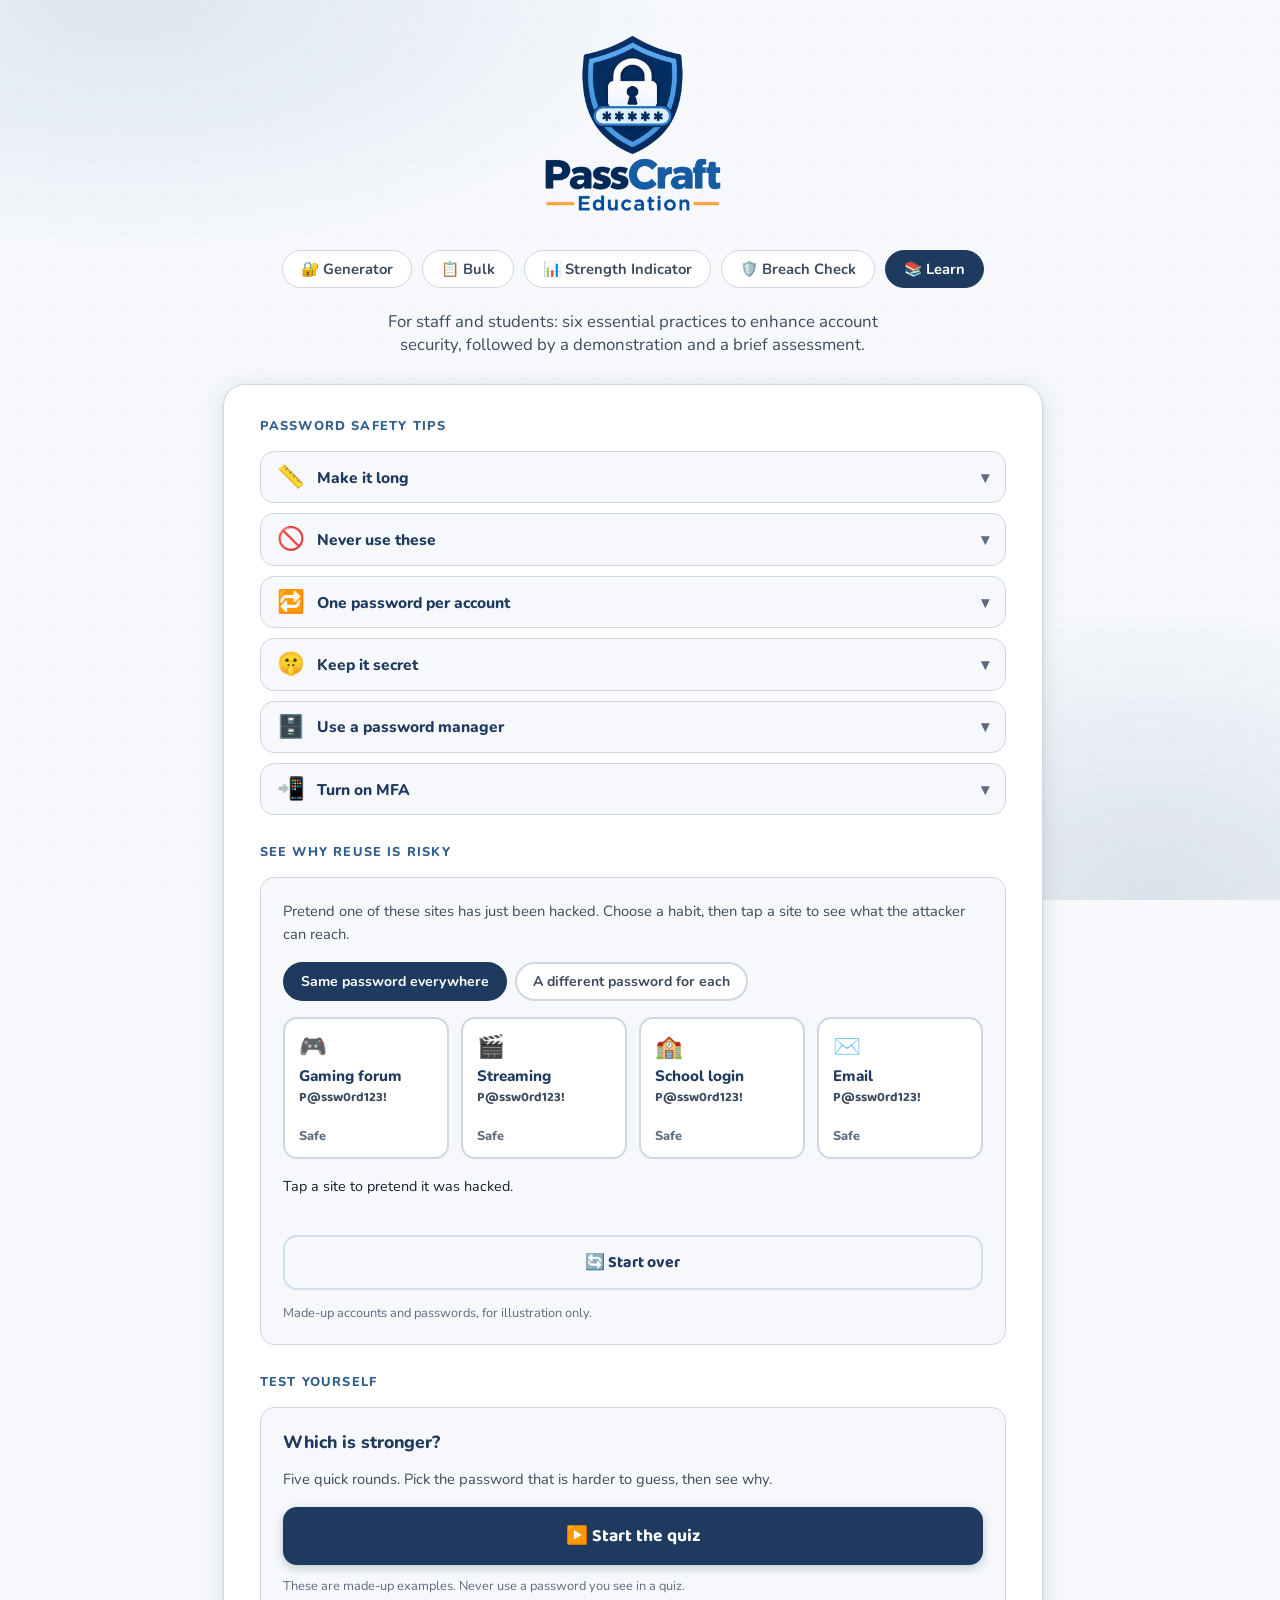
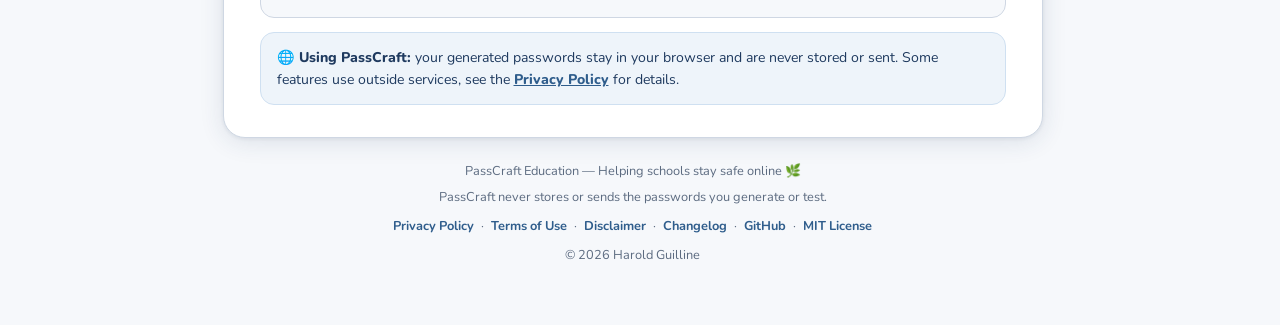
<file: learn.html>
<!DOCTYPE html>
<html lang="en">
<head>
  <meta charset="UTF-8" />
  <meta name="viewport" content="width=device-width, initial-scale=1.0" />
  <meta name="theme-color" content="#1f3a5f" />
  <meta name="description" content="Simple, practical password tips for students and teaching staff." />
  <title>Learn – PassCraft Education</title>

  <!-- PWA Manifest -->
  <link rel="manifest" href="manifest.json" />

  <!-- Favicons -->
  <link rel="icon" type="image/x-icon" href="assets/images/favicons/favicon.ico" />
  <link rel="icon" type="image/png" sizes="16x16" href="assets/images/favicons/favicon-16x16.png" />
  <link rel="icon" type="image/png" sizes="32x32" href="assets/images/favicons/favicon-32x32.png" />
  <link rel="apple-touch-icon" sizes="180x180" href="assets/images/favicons/apple-touch-icon.png" />
  <link rel="icon" type="image/png" sizes="192x192" href="assets/images/favicons/android-chrome-192x192.png" />
  <link rel="icon" type="image/png" sizes="512x512" href="assets/images/favicons/android-chrome-512x512.png" />

  <!-- Stylesheet -->
  <link rel="stylesheet" href="style.css" />
</head>
<body>

<div class="wrapper">

  <!-- ══ HEADER ══ -->
  <header>
    <a href="index.html" class="logo-link" aria-label="PassCraft Education home">
      <img src="assets/images/logos/passcraft.png" alt="PassCraft Education" class="logo-img" width="200" height="200" />
    </a>
    <h1 class="visually-hidden">Learn: password safety tips</h1>
  </header>

  <!-- ══ SITE NAV (fixed position: nothing above it changes height) ══ -->
  <nav class="site-nav" aria-label="Site">
    <a href="index.html" class="site-nav-link">🔐 Generator</a>
    <a href="bulk.html" class="site-nav-link">📋 Bulk</a>
    <a href="strength-indicator.html" class="site-nav-link">📊 Strength Indicator</a>
    <a href="breach-check.html" class="site-nav-link">🛡️ Breach Check</a>
    <a href="learn.html" class="site-nav-link active" aria-current="page">📚 Learn</a>
  </nav>

  <p class="page-intro">For staff and students: six essential practices to enhance account security, followed by a demonstration and a brief assessment.</p>

  <!-- ══ MAIN CARD ══ -->
  <div class="card" style="margin-top: 28px;">

    <div class="section-label">Password Safety Tips</div>

    <div class="tips-list">
      <details class="tip-item" name="tips">
        <summary><span class="tip-item-icon" aria-hidden="true">📏</span>Make it long</summary>
        <div class="tip-item-body">
          <p>Aim for <strong>twelve (12) or more characters</strong>. A few random, unrelated words get you there and are easy to remember. Avoid using song lyrics or phrases about you.</p>
        </div>
      </details>
      <details class="tip-item" name="tips">
        <summary><span class="tip-item-icon" aria-hidden="true">🚫</span>Never use these</summary>
        <div class="tip-item-body">
          <p>These are some of the most guessed passwords. Avoid them, and close variations too.</p>
          <div class="bad-list">
            <span class="bad-tag">password</span>
            <span class="bad-tag">qwerty</span>
            <span class="bad-tag">111111</span>
            <span class="bad-tag">iloveyou</span>
            <span class="bad-tag">admin</span>
            <span class="bad-tag">Aa123456</span>
            <span class="bad-tag">abc123</span>
            <span class="bad-tag">qwerty123</span>
          </div>
        </div>
      </details>
      <details class="tip-item" name="tips">
        <summary><span class="tip-item-icon" aria-hidden="true">🔁</span>One password per account</summary>
        <div class="tip-item-body">
          <p>Websites do get hacked. If you reuse a password, attackers can try it on your other accounts. A different password for each one keeps a leak contained.</p>
        </div>
      </details>
      <details class="tip-item" name="tips">
        <summary><span class="tip-item-icon" aria-hidden="true">🤫</span>Keep it secret</summary>
        <div class="tip-item-body">
          <p>Never share it, not even with friends. Teachers and school IT will never ask for it. If a message pushes you to log in urgently, go to the site yourself instead of clicking its link. Only type a password into the real site or app it belongs to, or a tool you understand.</p>
        </div>
      </details>
      <details class="tip-item" name="tips">
        <summary><span class="tip-item-icon" aria-hidden="true">🗄️</span>Use a password manager</summary>
        <div class="tip-item-body">
          <p>An app that creates and remembers a different password for every account, locked behind one strong master password. PassCraft Education suggests <a href="https://bitwarden.com/" target="_blank" rel="noopener noreferrer">Bitwarden</a>. Please check with a parent or trusted adult before choosing a password manager.</p>
        </div>
      </details>
      <details class="tip-item" name="tips">
        <summary><span class="tip-item-icon" aria-hidden="true">📲</span>Turn on MFA</summary>
        <div class="tip-item-body">
          <p>Multi-factor authentication asks for a second proof, like a code from an app, so a stolen password isn't enough. Turn it on wherever it's offered, starting with your email.</p>
        </div>
      </details>
    </div><!-- /tips-list -->

    <!-- ══ REUSE DEMO (built by learn.js; kept in memory only) ══ -->
    <div class="section-label" style="margin-top: 28px;">See Why Reuse Is Risky</div>
    <div class="domino" id="domino">
      <noscript><p class="quiz-intro">The demo needs JavaScript. Turn it on to try it.</p></noscript>
    </div>

    <!-- ══ QUIZ (built by learn.js; kept in memory only) ══ -->
    <div class="section-label" style="margin-top: 28px;">Test Yourself</div>
    <div class="quiz" id="quiz">
      <noscript><p class="quiz-intro">The quiz needs JavaScript. Turn it on to play.</p></noscript>
    </div>

    <div class="tip-box">
      <strong>🌐 Using PassCraft:</strong> your generated passwords stay in your browser and are never
      stored or sent. Some features use outside services, see the
      <a href="privacy.html">Privacy Policy</a> for details.
    </div>

  </div><!-- /card -->

  <!-- ══ FOOTER ══ -->
  <footer>
    <p class="footer-tagline">PassCraft Education &mdash; Helping schools stay safe online 🌿</p>
    <p class="footer-note">PassCraft never stores or sends the passwords you generate or test.</p>
    <p class="footer-links"><a href="privacy.html">Privacy Policy</a> &middot; <a href="terms.html">Terms of Use</a> &middot; <a href="disclaimer.html">Disclaimer</a> &middot; <a href="changelog.html">Changelog</a> &middot; <a href="https://github.com/guilliharold/passcraft-education/" target="_blank" rel="noopener noreferrer">GitHub</a> &middot; <a href="license.html">MIT License</a></p>
    <p class="footer-legal">
      &copy; <span id="copyright-year">2026</span>
      Harold Guilline
    </p>
  </footer>

</div><!-- /wrapper -->

<script src="site.js"></script>
<script src="shared.js"></script>
<script src="learn.js"></script>

</body>
</html>
</file>
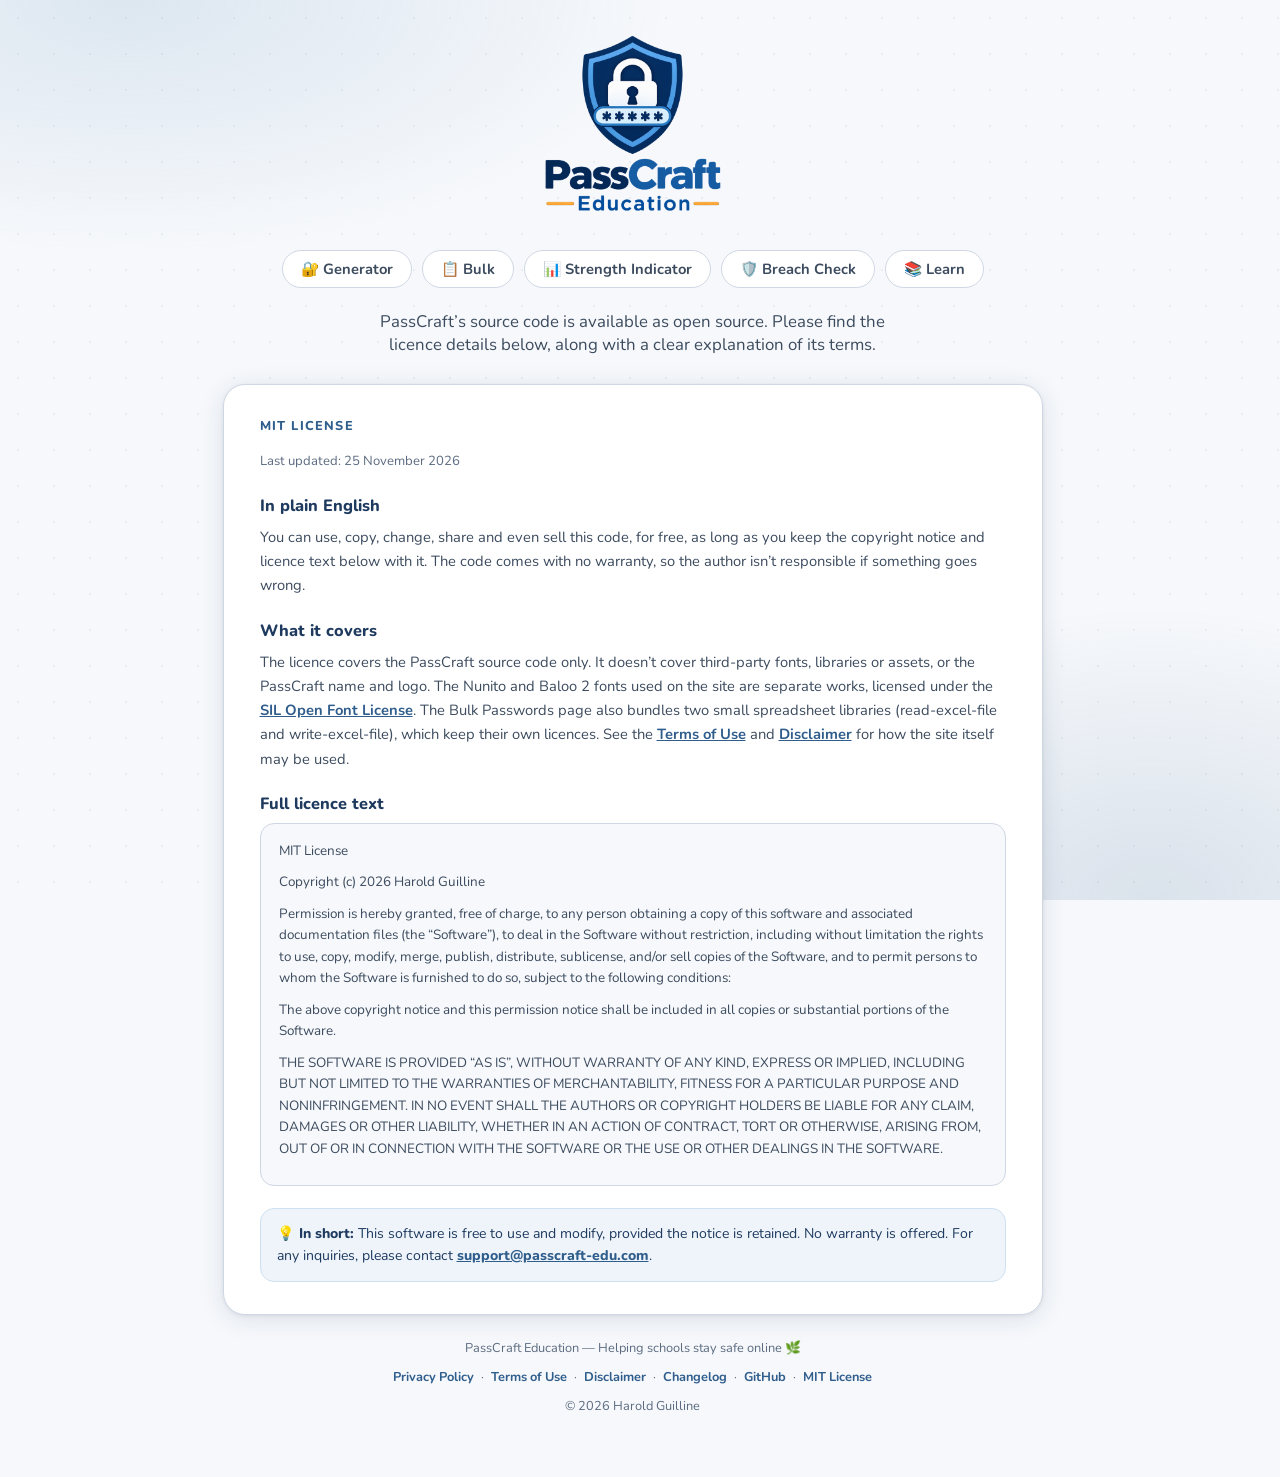
<file: license.html>
<!DOCTYPE html>
<html lang="en">
<head>
  <meta charset="UTF-8" />
  <meta name="viewport" content="width=device-width, initial-scale=1.0" />
  <meta name="theme-color" content="#1f3a5f" />
  <meta name="description" content="PassCraft Education is open source under the MIT License. Read the licence in full and see what it lets you do." />
  <title>MIT License – PassCraft Education</title>

  <!-- PWA Manifest -->
  <link rel="manifest" href="manifest.json" />

  <!-- Favicons -->
  <link rel="icon" type="image/x-icon" href="assets/images/favicons/favicon.ico" />
  <link rel="icon" type="image/png" sizes="16x16" href="assets/images/favicons/favicon-16x16.png" />
  <link rel="icon" type="image/png" sizes="32x32" href="assets/images/favicons/favicon-32x32.png" />
  <link rel="apple-touch-icon" sizes="180x180" href="assets/images/favicons/apple-touch-icon.png" />
  <link rel="icon" type="image/png" sizes="192x192" href="assets/images/favicons/android-chrome-192x192.png" />
  <link rel="icon" type="image/png" sizes="512x512" href="assets/images/favicons/android-chrome-512x512.png" />

  <!-- Stylesheet -->
  <link rel="stylesheet" href="style.css" />
</head>
<body>

<div class="wrapper">

  <!-- ══ HEADER ══ -->
  <header>
    <a href="index.html" class="logo-link" aria-label="PassCraft Education home">
      <img src="assets/images/logos/passcraft.png" alt="PassCraft Education" class="logo-img" width="200" height="200" />
    </a>
    <h1 class="visually-hidden">MIT License</h1>
  </header>

  <!-- ══ SITE NAV (fixed position: nothing above it changes height) ══ -->
  <nav class="site-nav" aria-label="Site">
    <a href="index.html" class="site-nav-link">🔐 Generator</a>
    <a href="bulk.html" class="site-nav-link">📋 Bulk</a>
    <a href="strength-indicator.html" class="site-nav-link">📊 Strength Indicator</a>
    <a href="breach-check.html" class="site-nav-link">🛡️ Breach Check</a>
    <a href="learn.html" class="site-nav-link">📚 Learn</a>
  </nav>

  <p class="page-intro">PassCraft&rsquo;s source code is available as open source. Please find the licence details below, along with a clear explanation of its terms.</p>

  <!-- ══ MAIN CARD ══ -->
  <div class="card legal" style="margin-top: 28px;">
    <div class="section-label">MIT License</div>
    <p class="legal-updated">Last updated: 25 November 2026</p>

    <h2>In plain English</h2>
    <p>You can use, copy, change, share and even sell this code, for free, as long as you keep the copyright notice and licence text below with it. The code comes with no warranty, so the author isn&rsquo;t responsible if something goes wrong.</p>

    <h2>What it covers</h2>
    <p>The licence covers the PassCraft source code only. It doesn&rsquo;t cover third-party fonts, libraries or assets, or the PassCraft name and logo. The Nunito and Baloo 2 fonts used on the site are separate works, licensed under the <a href="https://openfontlicense.org" target="_blank" rel="noopener noreferrer">SIL Open Font License</a>. The Bulk Passwords page also bundles two small spreadsheet libraries (read-excel-file and write-excel-file), which keep their own licences. See the <a href="terms.html">Terms of Use</a> and <a href="disclaimer.html">Disclaimer</a> for how the site itself may be used.</p>

    <h2>Full licence text</h2>
    <div class="license-text">
      <p>MIT License</p>
      <p>Copyright (c) 2026 Harold Guilline</p>
      <p>Permission is hereby granted, free of charge, to any person obtaining a copy
      of this software and associated documentation files (the &ldquo;Software&rdquo;), to deal
      in the Software without restriction, including without limitation the rights
      to use, copy, modify, merge, publish, distribute, sublicense, and/or sell
      copies of the Software, and to permit persons to whom the Software is
      furnished to do so, subject to the following conditions:</p>
      <p>The above copyright notice and this permission notice shall be included in all
      copies or substantial portions of the Software.</p>
      <p>THE SOFTWARE IS PROVIDED &ldquo;AS IS&rdquo;, WITHOUT WARRANTY OF ANY KIND, EXPRESS OR
      IMPLIED, INCLUDING BUT NOT LIMITED TO THE WARRANTIES OF MERCHANTABILITY,
      FITNESS FOR A PARTICULAR PURPOSE AND NONINFRINGEMENT. IN NO EVENT SHALL THE
      AUTHORS OR COPYRIGHT HOLDERS BE LIABLE FOR ANY CLAIM, DAMAGES OR OTHER
      LIABILITY, WHETHER IN AN ACTION OF CONTRACT, TORT OR OTHERWISE, ARISING FROM,
      OUT OF OR IN CONNECTION WITH THE SOFTWARE OR THE USE OR OTHER DEALINGS IN THE
      SOFTWARE.</p>
    </div>

    <div class="tip-box">
      <strong>💡 In short:</strong> This software is free to use and modify, provided the notice is retained. No warranty is offered. For any inquiries, please contact <a href="mailto:support@passcraft-edu.com">support@passcraft-edu.com</a>.
    </div>
  </div><!-- /card -->

  <!-- ══ FOOTER ══ -->
  <footer>
    <p class="footer-tagline">PassCraft Education &mdash; Helping schools stay safe online 🌿</p>
    <p class="footer-links"><a href="privacy.html">Privacy Policy</a> &middot; <a href="terms.html">Terms of Use</a> &middot; <a href="disclaimer.html">Disclaimer</a> &middot; <a href="changelog.html">Changelog</a> &middot; <a href="https://github.com/guilliharold/passcraft-education/" target="_blank" rel="noopener noreferrer">GitHub</a> &middot; <a href="license.html">MIT License</a></p>
    <p class="footer-legal">
      &copy; <span id="copyright-year">2026</span>
      Harold Guilline
    </p>
  </footer>

</div><!-- /wrapper -->

<script src="site.js"></script>

</body>
</html>
</file>
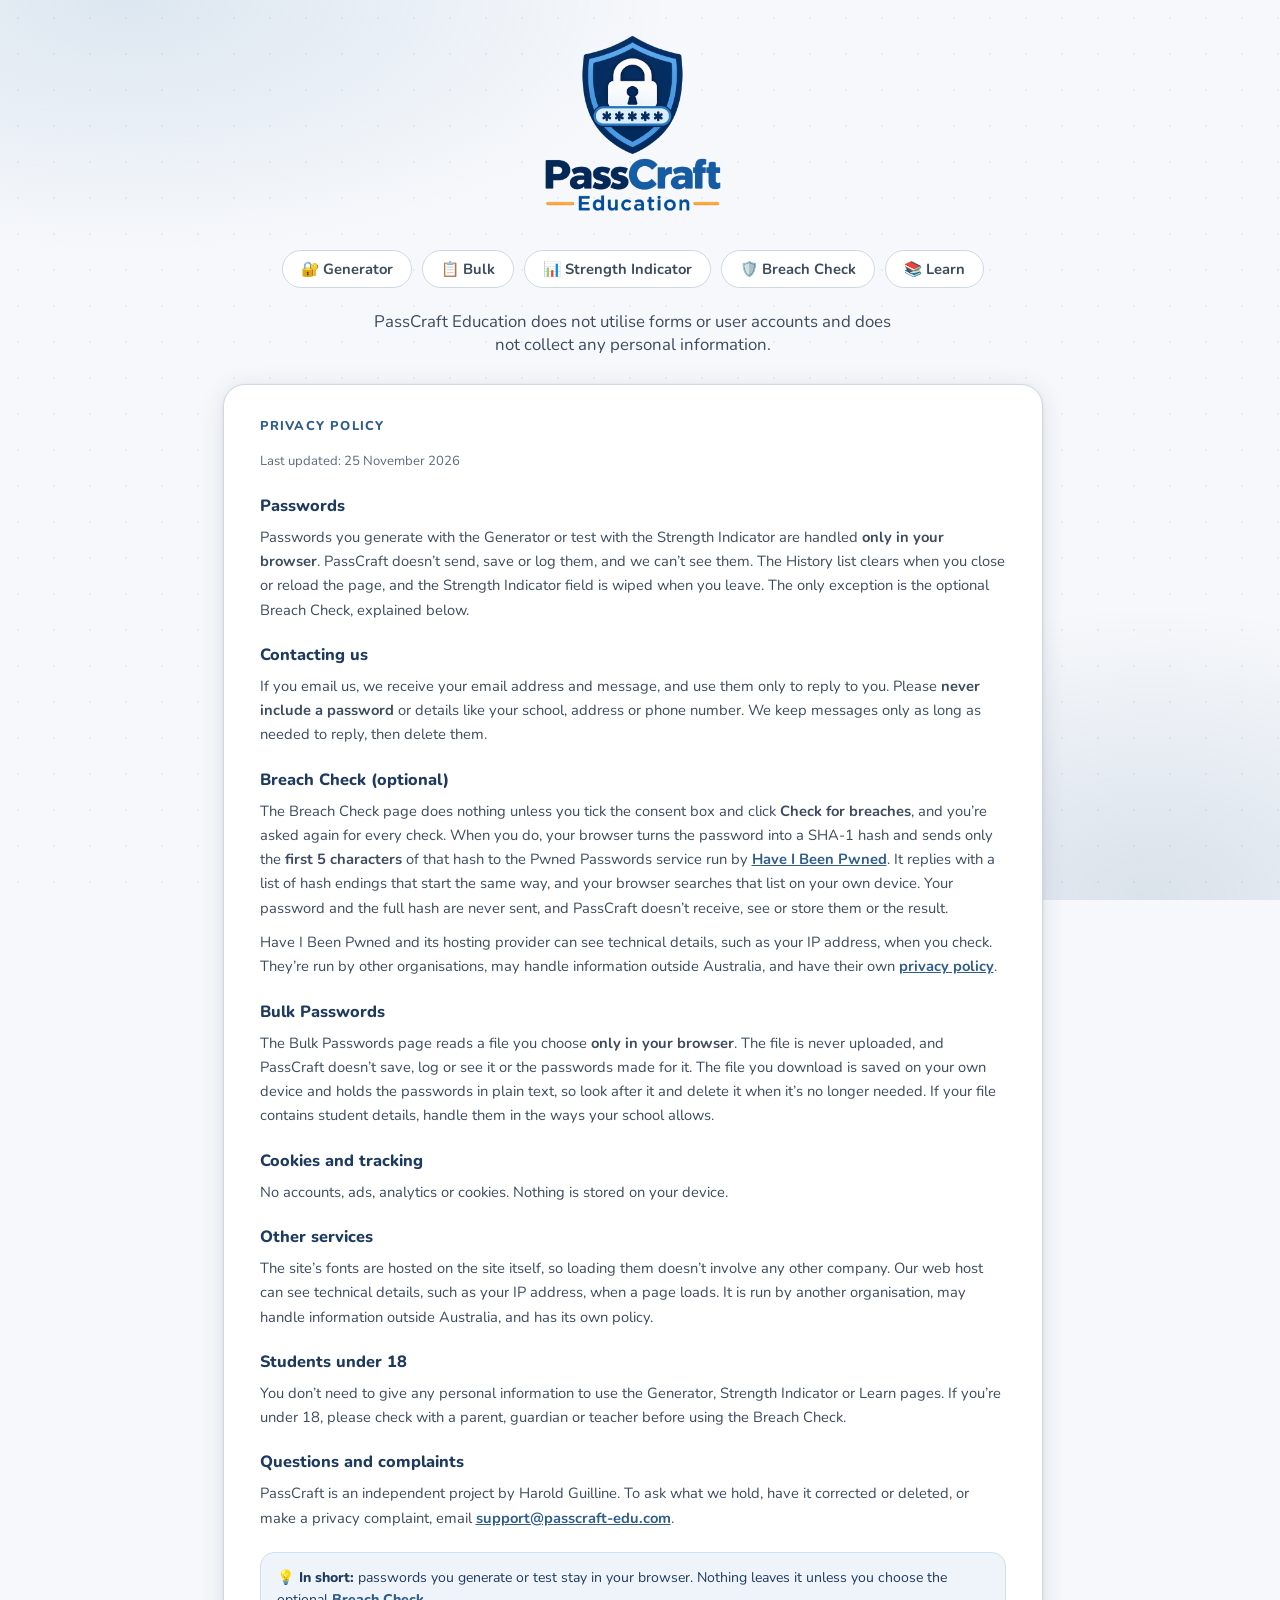
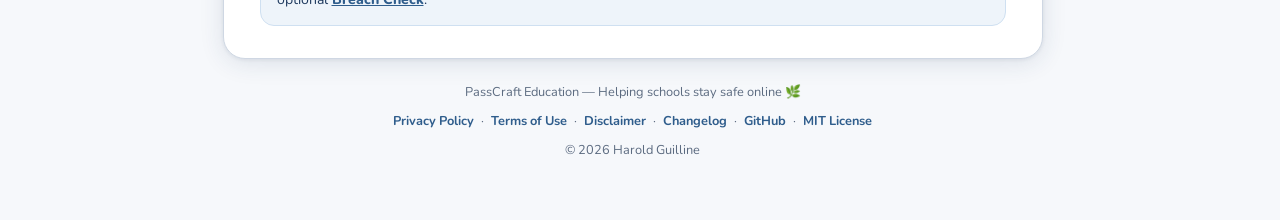
<file: privacy.html>
<!DOCTYPE html>
<html lang="en">
<head>
  <meta charset="UTF-8" />
  <meta name="viewport" content="width=device-width, initial-scale=1.0" />
  <meta name="theme-color" content="#1f3a5f" />
  <meta name="description" content="How PassCraft Education handles your information: what stays in your browser, what is sent, and who to contact." />
  <title>Privacy Policy – PassCraft Education</title>

  <!-- PWA Manifest -->
  <link rel="manifest" href="manifest.json" />

  <!-- Favicons -->
  <link rel="icon" type="image/x-icon" href="assets/images/favicons/favicon.ico" />
  <link rel="icon" type="image/png" sizes="16x16" href="assets/images/favicons/favicon-16x16.png" />
  <link rel="icon" type="image/png" sizes="32x32" href="assets/images/favicons/favicon-32x32.png" />
  <link rel="apple-touch-icon" sizes="180x180" href="assets/images/favicons/apple-touch-icon.png" />
  <link rel="icon" type="image/png" sizes="192x192" href="assets/images/favicons/android-chrome-192x192.png" />
  <link rel="icon" type="image/png" sizes="512x512" href="assets/images/favicons/android-chrome-512x512.png" />

  <!-- Stylesheet -->
  <link rel="stylesheet" href="style.css" />
</head>
<body>

<div class="wrapper">

  <!-- ══ HEADER ══ -->
  <header>
    <a href="index.html" class="logo-link" aria-label="PassCraft Education home">
      <img src="assets/images/logos/passcraft.png" alt="PassCraft Education" class="logo-img" width="200" height="200" />
    </a>
    <h1 class="visually-hidden">Privacy Policy</h1>
  </header>

  <!-- ══ SITE NAV (fixed position: nothing above it changes height) ══ -->
  <nav class="site-nav" aria-label="Site">
    <a href="index.html" class="site-nav-link">🔐 Generator</a>
    <a href="bulk.html" class="site-nav-link">📋 Bulk</a>
    <a href="strength-indicator.html" class="site-nav-link">📊 Strength Indicator</a>
    <a href="breach-check.html" class="site-nav-link">🛡️ Breach Check</a>
    <a href="learn.html" class="site-nav-link">📚 Learn</a>
  </nav>

  <p class="page-intro">PassCraft Education does not utilise forms or user accounts and does not collect any personal information.</p>

  <!-- ══ MAIN CARD ══ -->
  <div class="card legal" style="margin-top: 28px;">
    <div class="section-label">Privacy Policy</div>
    <p class="legal-updated">Last updated: 25 November 2026</p>

    <h2>Passwords</h2>
    <p>Passwords you generate with the Generator or test with the Strength Indicator are handled <strong>only in your browser</strong>. PassCraft doesn’t send, save or log them, and we can’t see them. The History list clears when you close or reload the page, and the Strength Indicator field is wiped when you leave. The only exception is the optional Breach Check, explained below.</p>

    <h2>Contacting us</h2>
    <p>If you email us, we receive your email address and message, and use them only to reply to you. Please <strong>never include a password</strong> or details like your school, address or phone number. We keep messages only as long as needed to reply, then delete them.</p>

    <h2>Breach Check (optional)</h2>
    <p>The Breach Check page does nothing unless you tick the consent box and click <strong>Check for breaches</strong>, and you’re asked again for every check. When you do, your browser turns the password into a SHA-1 hash and sends only the <strong>first 5 characters</strong> of that hash to the Pwned Passwords service run by <a href="https://haveibeenpwned.com" target="_blank" rel="noopener noreferrer">Have I Been Pwned</a>. It replies with a list of hash endings that start the same way, and your browser searches that list on your own device. Your password and the full hash are never sent, and PassCraft doesn’t receive, see or store them or the result.</p>
    <p>Have I Been Pwned and its hosting provider can see technical details, such as your IP address, when you check. They’re run by other organisations, may handle information outside Australia, and have their own <a href="https://haveibeenpwned.com/Privacy" target="_blank" rel="noopener noreferrer">privacy policy</a>.</p>

    <h2>Bulk Passwords</h2>
    <p>The Bulk Passwords page reads a file you choose <strong>only in your browser</strong>. The file is never uploaded, and PassCraft doesn’t save, log or see it or the passwords made for it. The file you download is saved on your own device and holds the passwords in plain text, so look after it and delete it when it’s no longer needed. If your file contains student details, handle them in the ways your school allows.</p>

    <h2>Cookies and tracking</h2>
    <p>No accounts, ads, analytics or cookies. Nothing is stored on your device.</p>

    <h2>Other services</h2>
    <p>The site’s fonts are hosted on the site itself, so loading them doesn’t involve any other company. Our web host can see technical details, such as your IP address, when a page loads. It is run by another organisation, may handle information outside Australia, and has its own policy.</p>

    <h2>Students under 18</h2>
    <p>You don’t need to give any personal information to use the Generator, Strength Indicator or Learn pages. If you’re under 18, please check with a parent, guardian or teacher before using the Breach Check.</p>

    <h2>Questions and complaints</h2>
    <p>PassCraft is an independent project by Harold Guilline. To ask what we hold, have it corrected or deleted, or make a privacy complaint, email <a href="mailto:support@passcraft-edu.com">support@passcraft-edu.com</a>.</p>

    <div class="tip-box">
      <strong>💡 In short:</strong> passwords you generate or test stay in your browser. Nothing
      leaves it unless you choose the optional <a href="breach-check.html">Breach Check</a>.
    </div>
  </div><!-- /card -->

  <!-- ══ FOOTER ══ -->
  <footer>
    <p class="footer-tagline">PassCraft Education &mdash; Helping schools stay safe online 🌿</p>
    <p class="footer-links"><a href="privacy.html">Privacy Policy</a> &middot; <a href="terms.html">Terms of Use</a> &middot; <a href="disclaimer.html">Disclaimer</a> &middot; <a href="changelog.html">Changelog</a> &middot; <a href="https://github.com/guilliharold/passcraft-education/" target="_blank" rel="noopener noreferrer">GitHub</a> &middot; <a href="license.html">MIT License</a></p>
    <p class="footer-legal">
      &copy; <span id="copyright-year">2026</span>
      Harold Guilline
    </p>
  </footer>

</div><!-- /wrapper -->

<script src="site.js"></script>

</body>
</html>
</file>
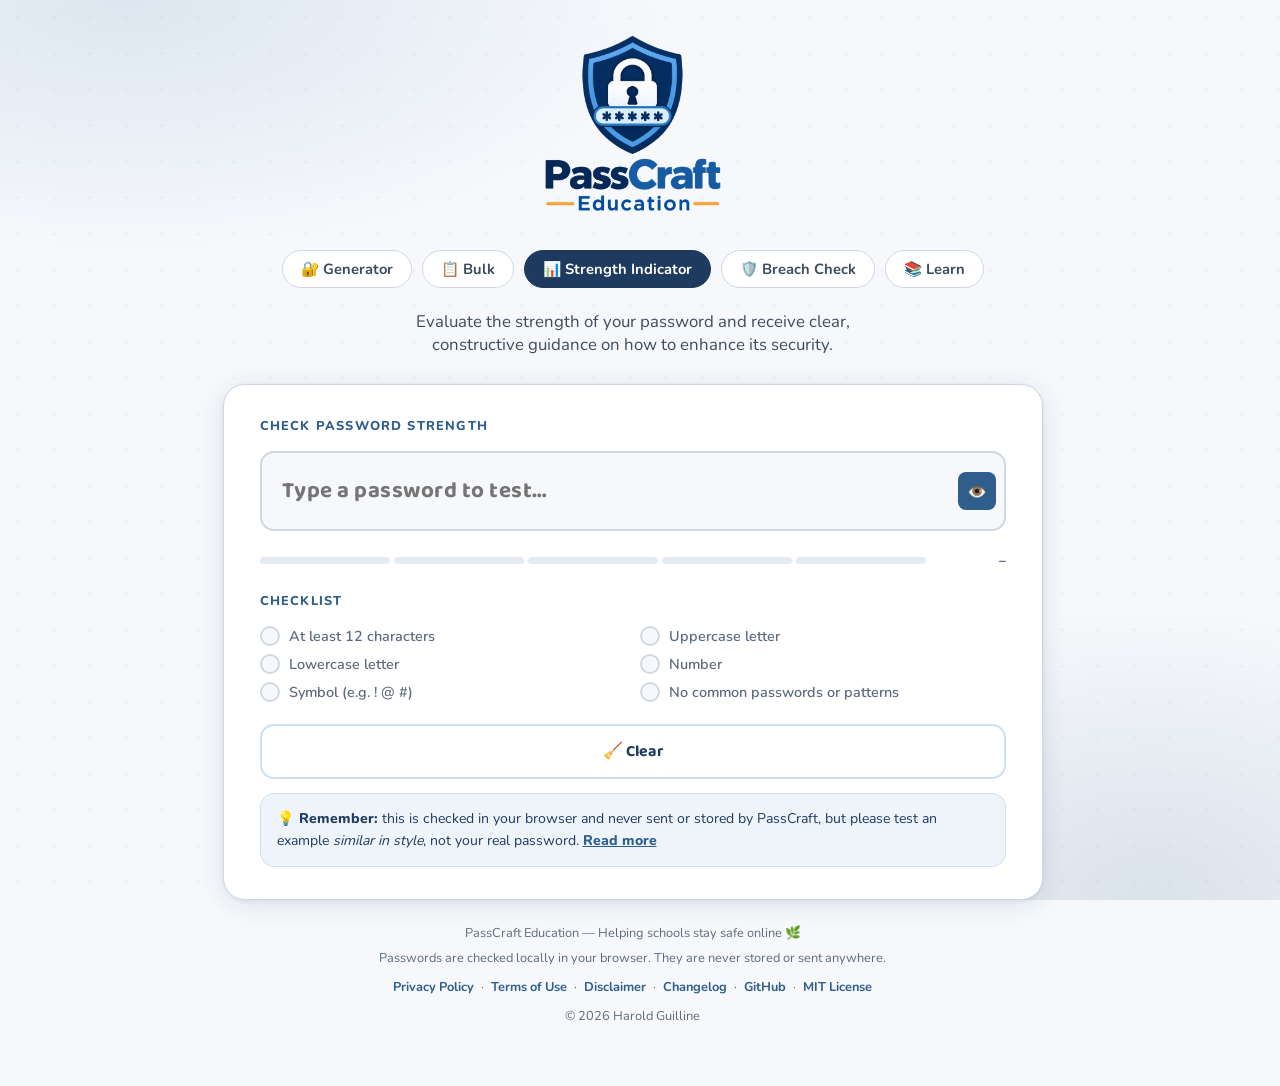
<file: strength-indicator.html>
<!DOCTYPE html>
<html lang="en">
<head>
  <meta charset="UTF-8" />
  <meta name="viewport" content="width=device-width, initial-scale=1.0" />
  <meta name="theme-color" content="#1f3a5f" />
  <meta name="description" content="Test an example password and get clear, friendly feedback on how to improve it. Checked in your browser, not sent by PassCraft." />
  <title>Strength Indicator – PassCraft Education</title>

  <!-- PWA Manifest -->
  <link rel="manifest" href="manifest.json" />

  <!-- Favicons -->
  <link rel="icon" type="image/x-icon" href="assets/images/favicons/favicon.ico" />
  <link rel="icon" type="image/png" sizes="16x16" href="assets/images/favicons/favicon-16x16.png" />
  <link rel="icon" type="image/png" sizes="32x32" href="assets/images/favicons/favicon-32x32.png" />
  <link rel="apple-touch-icon" sizes="180x180" href="assets/images/favicons/apple-touch-icon.png" />
  <link rel="icon" type="image/png" sizes="192x192" href="assets/images/favicons/android-chrome-192x192.png" />
  <link rel="icon" type="image/png" sizes="512x512" href="assets/images/favicons/android-chrome-512x512.png" />

  <!-- Stylesheet -->
  <link rel="stylesheet" href="style.css" />
</head>
<body>

<div class="wrapper">

  <!-- ══ HEADER ══ -->
  <header>
    <a href="index.html" class="logo-link" aria-label="PassCraft Education home">
      <img src="assets/images/logos/passcraft.png" alt="PassCraft Education" class="logo-img" width="200" height="200" />
    </a>
    <h1 class="visually-hidden">Password strength indicator</h1>
  </header>

  <!-- ══ SITE NAV (fixed position: nothing above it changes height) ══ -->
  <nav class="site-nav" aria-label="Site">
    <a href="index.html" class="site-nav-link">🔐 Generator</a>
    <a href="bulk.html" class="site-nav-link">📋 Bulk</a>
    <a href="strength-indicator.html" class="site-nav-link active" aria-current="page">📊 Strength Indicator</a>
    <a href="breach-check.html" class="site-nav-link">🛡️ Breach Check</a>
    <a href="learn.html" class="site-nav-link">📚 Learn</a>
  </nav>

  <p class="page-intro">Evaluate the strength of your password and receive clear, constructive guidance on how to enhance its security.</p>

  <!-- ══ MAIN CARD ══ -->
  <div class="card" style="margin-top: 28px;">

    <div class="section-label">Check Password Strength</div>

    <!-- Input -->
    <div class="output-wrap">
      <input
        type="password"
        id="c-input"
        class="indicator-input"
        placeholder="Type a password to test…"
        autocomplete="off"
        autocapitalize="off"
        autocorrect="off"
        spellcheck="false"
        maxlength="128"
        aria-label="Password to check"
      />
      <button class="copy-btn" id="c-toggle" type="button"
              title="Show password" aria-label="Show password" aria-pressed="false">👁️</button>
    </div>

    <!-- Strength meter -->
    <div class="strength-row">
      <div class="strength-bars">
        <div class="bar" id="c-bar1"></div>
        <div class="bar" id="c-bar2"></div>
        <div class="bar" id="c-bar3"></div>
        <div class="bar" id="c-bar4"></div>
        <div class="bar" id="c-bar5"></div>
      </div>
      <div class="strength-label" id="c-label" style="color: var(--text-light)" aria-live="polite">–</div>
    </div>

    <!-- Criteria checklist -->
    <div class="section-label">Checklist</div>
    <ul class="criteria-list" id="c-criteria">
      <li data-key="length"><span class="criteria-icon"></span>At least 12 characters</li>
      <li data-key="upper"><span class="criteria-icon"></span>Uppercase letter</li>
      <li data-key="lower"><span class="criteria-icon"></span>Lowercase letter</li>
      <li data-key="number"><span class="criteria-icon"></span>Number</li>
      <li data-key="symbol"><span class="criteria-icon"></span>Symbol (e.g. ! @ #)</li>
      <li data-key="patterns"><span class="criteria-icon"></span>No common passwords or patterns</li>
    </ul>

    <!-- Results (hidden until something is typed) -->
    <div id="c-results" class="hidden">

      <div class="crack-box">
        <span class="crack-label">⏱️ Estimated time to crack</span>
        <span class="crack-value" id="c-crack">–</span>
      </div>
      <p class="crack-note">
        An educational estimate based on simplified assumptions, including an attacker making
        10 billion guesses per second against a stolen password database. It is not a
        real-world prediction.
      </p>

      <div class="section-label">Feedback</div>
      <ul class="feedback-list" id="c-feedback"></ul>

    </div>

    <button class="print-btn" id="c-clear" type="button">🧹 Clear</button>

    <div class="tip-box">
      <strong>💡 Remember:</strong> this is checked in your browser and never sent or stored by PassCraft,
      but please test an example <em>similar in style</em>, not your real password. <span class="tip-more" data-tip-more>To check a real password, use the <a href="breach-check.html">Breach Check</a>. An example gives you the same feedback, and it&rsquo;s a good habit to build. Results are estimates, not guarantees (see the <a href="disclaimer.html">Disclaimer</a>).</span>
    </div>

  </div><!-- /card -->

  <!-- ══ FOOTER ══ -->
  <footer>
    <p class="footer-tagline">PassCraft Education &mdash; Helping schools stay safe online 🌿</p>
    <p class="footer-note">Passwords are checked locally in your browser. They are never stored or sent anywhere.</p>
    <p class="footer-links"><a href="privacy.html">Privacy Policy</a> &middot; <a href="terms.html">Terms of Use</a> &middot; <a href="disclaimer.html">Disclaimer</a> &middot; <a href="changelog.html">Changelog</a> &middot; <a href="https://github.com/guilliharold/passcraft-education/" target="_blank" rel="noopener noreferrer">GitHub</a> &middot; <a href="license.html">MIT License</a></p>
    <p class="footer-legal">
      &copy; <span id="copyright-year">2026</span>
      Harold Guilline
    </p>
  </footer>

</div><!-- /wrapper -->

<script src="site.js"></script>
<script src="shared.js"></script>
<script src="strength-indicator.js"></script>

</body>
</html>
</file>
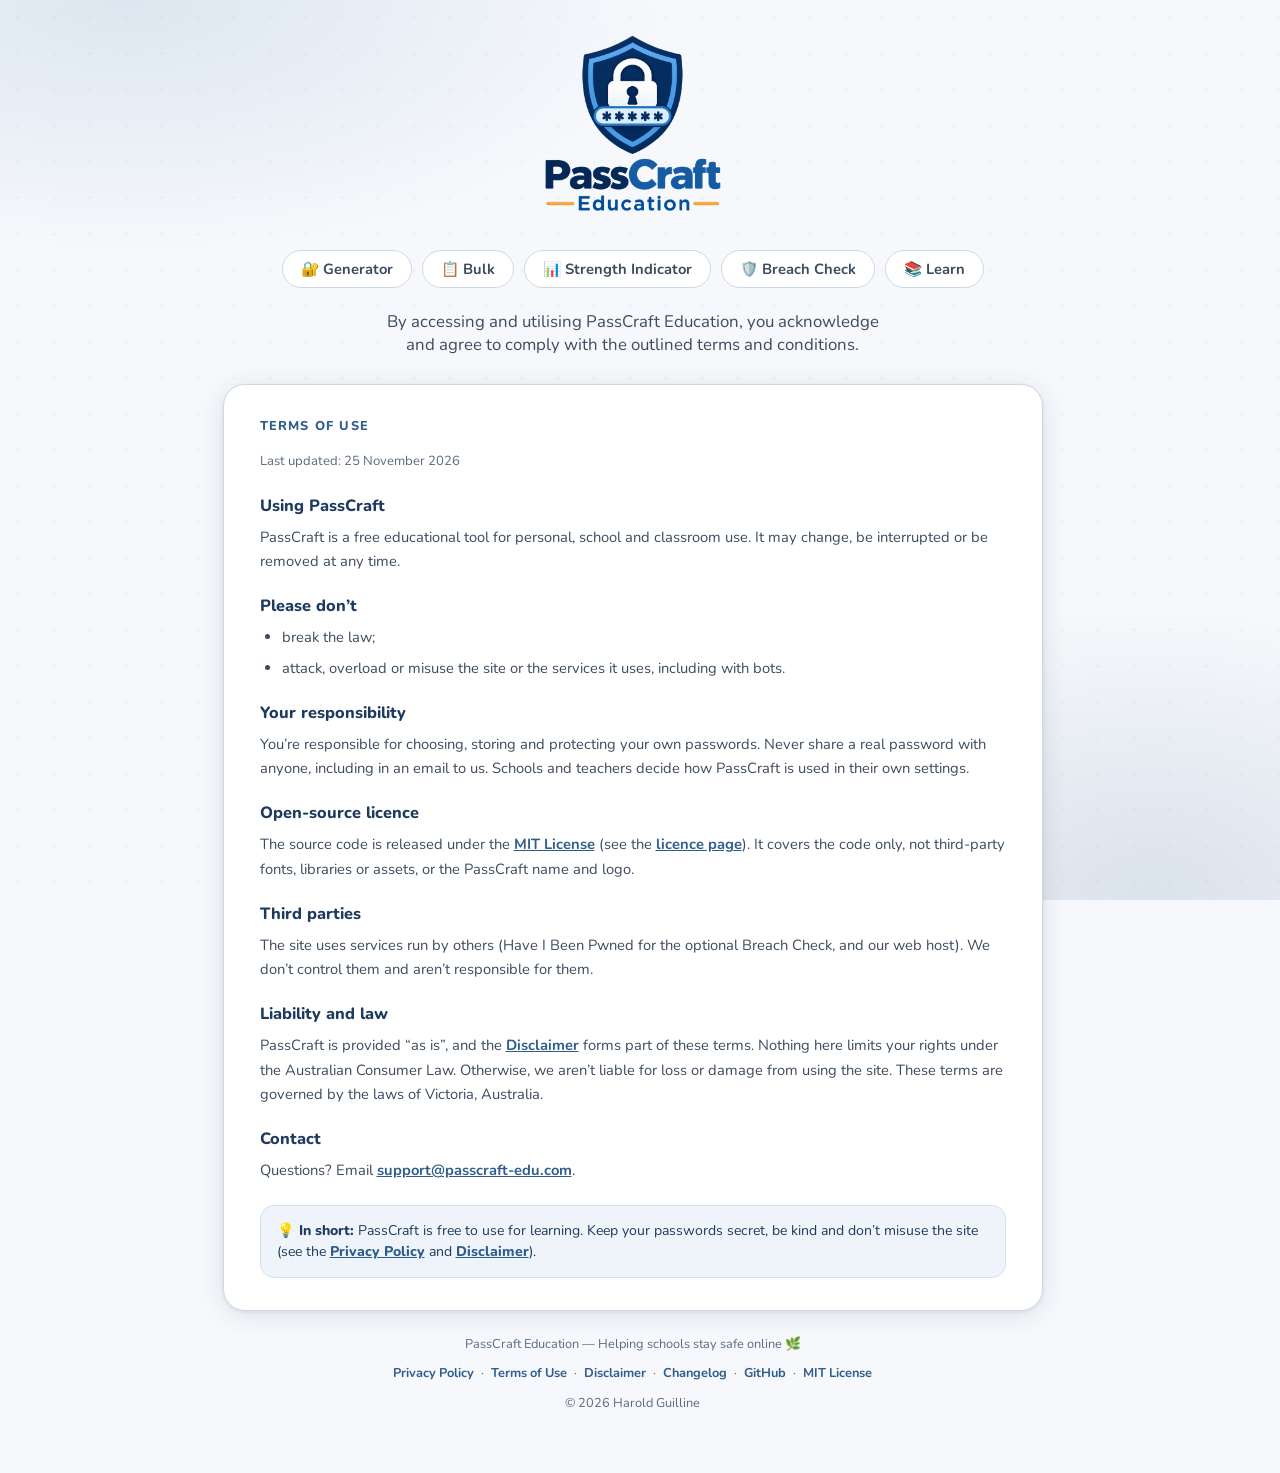
<file: terms.html>
<!DOCTYPE html>
<html lang="en">
<head>
  <meta charset="UTF-8" />
  <meta name="viewport" content="width=device-width, initial-scale=1.0" />
  <meta name="theme-color" content="#1f3a5f" />
  <meta name="description" content="The terms for using PassCraft Education." />
  <title>Terms of Use – PassCraft Education</title>

  <!-- PWA Manifest -->
  <link rel="manifest" href="manifest.json" />

  <!-- Favicons -->
  <link rel="icon" type="image/x-icon" href="assets/images/favicons/favicon.ico" />
  <link rel="icon" type="image/png" sizes="16x16" href="assets/images/favicons/favicon-16x16.png" />
  <link rel="icon" type="image/png" sizes="32x32" href="assets/images/favicons/favicon-32x32.png" />
  <link rel="apple-touch-icon" sizes="180x180" href="assets/images/favicons/apple-touch-icon.png" />
  <link rel="icon" type="image/png" sizes="192x192" href="assets/images/favicons/android-chrome-192x192.png" />
  <link rel="icon" type="image/png" sizes="512x512" href="assets/images/favicons/android-chrome-512x512.png" />

  <!-- Stylesheet -->
  <link rel="stylesheet" href="style.css" />
</head>
<body>

<div class="wrapper">

  <!-- ══ HEADER ══ -->
  <header>
    <a href="index.html" class="logo-link" aria-label="PassCraft Education home">
      <img src="assets/images/logos/passcraft.png" alt="PassCraft Education" class="logo-img" width="200" height="200" />
    </a>
    <h1 class="visually-hidden">Terms of Use</h1>
  </header>

  <!-- ══ SITE NAV (fixed position: nothing above it changes height) ══ -->
  <nav class="site-nav" aria-label="Site">
    <a href="index.html" class="site-nav-link">🔐 Generator</a>
    <a href="bulk.html" class="site-nav-link">📋 Bulk</a>
    <a href="strength-indicator.html" class="site-nav-link">📊 Strength Indicator</a>
    <a href="breach-check.html" class="site-nav-link">🛡️ Breach Check</a>
    <a href="learn.html" class="site-nav-link">📚 Learn</a>
  </nav>

  <p class="page-intro">By accessing and utilising PassCraft Education, you acknowledge and agree to comply with the outlined terms and conditions.</p>

  <!-- ══ MAIN CARD ══ -->
  <div class="card legal" style="margin-top: 28px;">
    <div class="section-label">Terms of Use</div>
    <p class="legal-updated">Last updated: 25 November 2026</p>

    <h2>Using PassCraft</h2>
    <p>PassCraft is a free educational tool for personal, school and classroom use. It may change, be interrupted or be removed at any time.</p>

    <h2>Please don’t</h2>
    <ul>
      <li>break the law;</li>
      <li>attack, overload or misuse the site or the services it uses, including with bots.</li>
    </ul>

    <h2>Your responsibility</h2>
    <p>You’re responsible for choosing, storing and protecting your own passwords. Never share a real password with anyone, including in an email to us. Schools and teachers decide how PassCraft is used in their own settings.</p>

    <h2>Open-source licence</h2>
    <p>The source code is released under the <a href="https://opensource.org/license/mit" target="_blank" rel="noopener noreferrer">MIT License</a> (see the <a href="license.html">licence page</a>). It covers the code only, not third-party fonts, libraries or assets, or the PassCraft name and logo.</p>

    <h2>Third parties</h2>
    <p>The site uses services run by others (Have I Been Pwned for the optional Breach Check, and our web host). We don’t control them and aren’t responsible for them.</p>

    <h2>Liability and law</h2>
    <p>PassCraft is provided “as is”, and the <a href="disclaimer.html">Disclaimer</a> forms part of these terms. Nothing here limits your rights under the Australian Consumer Law. Otherwise, we aren’t liable for loss or damage from using the site. These terms are governed by the laws of Victoria, Australia.</p>

    <h2>Contact</h2>
    <p>Questions? Email <a href="mailto:support@passcraft-edu.com">support@passcraft-edu.com</a>.</p>

    <div class="tip-box">
      <strong>💡 In short:</strong> PassCraft is free to use for learning. Keep your passwords secret,
      be kind and don&rsquo;t misuse the site (see the <a href="privacy.html">Privacy Policy</a> and
      <a href="disclaimer.html">Disclaimer</a>).
    </div>
  </div><!-- /card -->

  <!-- ══ FOOTER ══ -->
  <footer>
    <p class="footer-tagline">PassCraft Education &mdash; Helping schools stay safe online 🌿</p>
    <p class="footer-links"><a href="privacy.html">Privacy Policy</a> &middot; <a href="terms.html">Terms of Use</a> &middot; <a href="disclaimer.html">Disclaimer</a> &middot; <a href="changelog.html">Changelog</a> &middot; <a href="https://github.com/guilliharold/passcraft-education/" target="_blank" rel="noopener noreferrer">GitHub</a> &middot; <a href="license.html">MIT License</a></p>
    <p class="footer-legal">
      &copy; <span id="copyright-year">2026</span>
      Harold Guilline
    </p>
  </footer>

</div><!-- /wrapper -->

<script src="site.js"></script>

</body>
</html>
</file>
<file: style.css>
/* ═══════════════════════════════════════════════
   PASSCRAFT EDUCATION — Stylesheet
   style.css
═══════════════════════════════════════════════ */

/* ── SELF-HOSTED FONTS ──
   Nunito and Baloo 2 are served from assets/fonts/, so no request goes to Google.
   Both are licensed under the SIL Open Font License (see the OFL.txt in each folder).
   Only the weights the site uses are declared. Latin subset. */
@font-face { font-family: 'Nunito'; font-style: normal; font-weight: 400; font-display: swap;
  src: url('assets/fonts/nunito/nunito-v32-latin-regular.woff2') format('woff2'); }
@font-face { font-family: 'Nunito'; font-style: normal; font-weight: 600; font-display: swap;
  src: url('assets/fonts/nunito/nunito-v32-latin-600.woff2') format('woff2'); }
@font-face { font-family: 'Nunito'; font-style: normal; font-weight: 700; font-display: swap;
  src: url('assets/fonts/nunito/nunito-v32-latin-700.woff2') format('woff2'); }
@font-face { font-family: 'Nunito'; font-style: normal; font-weight: 800; font-display: swap;
  src: url('assets/fonts/nunito/nunito-v32-latin-800.woff2') format('woff2'); }
@font-face { font-family: 'Baloo 2'; font-style: normal; font-weight: 700; font-display: swap;
  src: url('assets/fonts/baloo-2/baloo-2-v23-latin-700.woff2') format('woff2'); }
@font-face { font-family: 'Baloo 2'; font-style: normal; font-weight: 800; font-display: swap;
  src: url('assets/fonts/baloo-2/baloo-2-v23-latin-800.woff2') format('woff2'); }

/* ── DESIGN TOKENS ── */
:root {
  --navy:         #1f3a5f;
  --blue:         #2f5d8c;
  --sky:          #6b9ac4;
  --ice:          #cfe0f1;
  --cream:        #f6f8fb;
  --cream-dark:   #e6ebf2;
  --cream-border: #cfd7e3;
  --amber:        #e8a33d;
  --text-dark:    #16202c;
  --text-mid:     #3c4b5e;
  --text-light:   #5c6b80;
  --red:          #c0392b;
  --red-light:    #fadbd8;

  --radius-sm: 8px;
  --radius-md: 14px;
  --radius-lg: 22px;
  --shadow-card: 0 4px 24px rgba(31,58,95,.12), 0 1px 4px rgba(31,58,95,.08);
  --shadow-btn:  0 3px 10px rgba(31,58,95,.25);
}

html { scrollbar-gutter: stable; }   /* stops the page shifting sideways when a scrollbar appears */

*, *::before, *::after { box-sizing: border-box; margin: 0; padding: 0; }

/* Text for screen readers only (used for page <h1>s and hidden form controls) */
.visually-hidden {
  position: absolute !important;
  width: 1px; height: 1px;
  margin: -1px; padding: 0;
  overflow: hidden;
  clip: rect(0 0 0 0);
  white-space: nowrap;
  border: 0;
}

body {
  font-family: 'Nunito', sans-serif;
  background: var(--cream);
  color: var(--text-dark);
  min-height: 100vh;
  overflow-x: hidden;
}

/* ── BACKGROUND DECORATION ── */
body::before {
  content: '';
  position: fixed;
  inset: 0;
  background:
    radial-gradient(ellipse 60% 40% at 10% 0%, rgba(107,154,196,.18) 0%, transparent 70%),
    radial-gradient(ellipse 50% 50% at 90% 100%, rgba(47,93,140,.14) 0%, transparent 65%);
  pointer-events: none;
  z-index: 0;
}

/* Leaf / dot pattern */
body::after {
  content: '';
  position: fixed;
  inset: 0;
  background-image:
    radial-gradient(circle, rgba(31,58,95,.06) 1.5px, transparent 1.5px);
  background-size: 36px 36px;
  pointer-events: none;
  z-index: 0;
}

.wrapper {
  position: relative;
  z-index: 1;
  max-width: 860px;
  margin: 0 auto;
  padding: 0 20px 60px;
}

/* ── HEADER ──
   Only the logo lives in the header, and it has a fixed size, so the
   navigation bar below it sits in exactly the same place on every page. */
header {
  text-align: center;
  padding: 32px 0 0;
}

.logo-link { display: block; width: 200px; margin-inline: auto; }

.logo-img {
  width: 200px;
  height: 200px;
  object-fit: contain;
  margin-bottom: 0;
  display: block;
  margin-inline: auto;
}

/* Page tagline: sits BELOW the nav, so its length can't move the nav */
.page-intro {
  margin: 22px auto 0;
  font-size: 1.05rem;
  color: var(--text-mid);
  max-width: 520px;
  text-align: center;
}


/* ── TABS ── */
.tab-bar {
  display: flex;
  gap: 8px;
  background: var(--cream-dark);
  border: 1.5px solid var(--cream-border);
  border-radius: var(--radius-lg);
  padding: 6px;
  margin: 28px 0 24px;
}

.tab-btn {
  flex: 1;
  padding: 12px 16px;
  border: none;
  border-radius: var(--radius-md);
  font-family: 'Nunito', sans-serif;
  font-size: 1rem;
  font-weight: 700;
  cursor: pointer;
  transition: all .25s ease;
  background: transparent;
  color: var(--text-mid);
  display: flex;
  align-items: center;
  justify-content: center;
  gap: 7px;
}

.tab-btn.active {
  background: var(--navy);
  color: #fff;
  box-shadow: var(--shadow-btn);
}

.tab-btn:not(.active):hover {
  background: var(--cream);
  color: var(--navy);
}

/* ── CARD ── */
.card {
  background: #fff;
  border: 1.5px solid var(--cream-border);
  border-radius: var(--radius-lg);
  padding: 32px 36px;
  box-shadow: var(--shadow-card);
}

@media (max-width: 520px) { .card { padding: 22px 18px; } }

.section-label {
  font-size: .8rem;
  font-weight: 800;
  letter-spacing: 1.2px;
  text-transform: uppercase;
  color: var(--blue);
  margin-bottom: 16px;
}

/* ── OUTPUT BOX ── */
.output-wrap {
  position: relative;
  margin-bottom: 20px;
}

.output-box {
  background: var(--cream);
  border: 2px solid var(--cream-border);
  border-radius: var(--radius-md);
  padding: 20px 56px 20px 20px;
  font-family: 'Baloo 2', sans-serif;
  font-size: clamp(1.1rem, 3vw, 1.4rem);
  font-weight: 700;
  color: var(--navy);
  word-break: break-all;
  min-height: 72px;
  display: flex;
  align-items: center;
  transition: border-color .2s;
  letter-spacing: .5px;
}

.output-box.pulse {
  animation: pulse .4s ease;
}

.copy-btn {
  position: absolute;
  right: 10px;
  top: 50%;
  transform: translateY(-50%);
  background: var(--blue);
  color: #fff;
  border: none;
  border-radius: var(--radius-sm);
  width: 38px; height: 38px;
  display: flex; align-items: center; justify-content: center;
  font-size: 1rem;
  cursor: pointer;
  transition: background .2s, transform .15s;
}

.copy-btn:hover { background: var(--navy); }
.copy-btn:active { transform: translateY(-50%) scale(.9); }

/* ── STRENGTH METER ── */
.strength-row {
  display: flex;
  align-items: center;
  gap: 10px;
  margin-bottom: 22px;
}

.strength-bars {
  display: flex;
  gap: 4px;
  flex: 1;
}

.bar {
  height: 7px;
  flex: 1;
  border-radius: 99px;
  background: var(--cream-dark);
  transition: background .4s ease;
}

.strength-label {
  font-size: .85rem;
  font-weight: 800;
  min-width: 70px;
  text-align: right;
}

/* ── CONTROLS ── */
.controls-grid {
  display: grid;
  grid-template-columns: 1fr 1fr;
  gap: 14px;
  margin-bottom: 22px;
}

@media (max-width: 480px) { .controls-grid { grid-template-columns: 1fr; } }

.control-group label {
  display: block;
  font-size: .85rem;
  font-weight: 700;
  color: var(--text-mid);
  margin-bottom: 6px;
}

.slider-row {
  display: flex;
  align-items: center;
  gap: 10px;
}

input[type=range] {
  -webkit-appearance: none;
  flex: 1;
  height: 6px;
  border-radius: 99px;
  background: var(--cream-dark);
  outline: none;
  cursor: pointer;
}

input[type=range]::-webkit-slider-thumb {
  -webkit-appearance: none;
  width: 20px; height: 20px;
  border-radius: 50%;
  background: var(--navy);
  box-shadow: 0 2px 6px rgba(31,58,95,.4);
  cursor: pointer;
  transition: transform .15s;
}

input[type=range]::-webkit-slider-thumb:hover { transform: scale(1.2); }

.range-val {
  font-weight: 800;
  color: var(--navy);
  min-width: 28px;
  text-align: center;
}

/* ── CHECKBOXES ── */
.checkbox-group {
  display: flex;
  flex-direction: column;
  gap: 8px;
}

.check-item {
  display: flex;
  align-items: center;
  gap: 9px;
  cursor: pointer;
  font-size: .92rem;
  font-weight: 600;
  color: var(--text-mid);
  user-select: none;
}

/* Native inputs stay in the tab order; the custom box shows their state */
.check-item input[type=checkbox],
.check-item input[type=radio] {
  position: absolute;
  width: 1px; height: 1px;
  opacity: 0;
  pointer-events: none;
}

.check-item input:focus-visible + .check-box {
  outline: 3px solid var(--amber);
  outline-offset: 2px;
}

.check-box {
  width: 20px; height: 20px;
  border: 2px solid var(--cream-border);
  border-radius: 5px;
  background: var(--cream);
  display: flex; align-items: center; justify-content: center;
  font-size: .75rem;
  transition: all .2s;
  flex-shrink: 0;
}

.check-item input:checked + .check-box {
  background: var(--navy);
  border-color: var(--navy);
  color: #fff;
}

/* ── GENERATE BUTTON ── */
.generate-btn {
  width: 100%;
  padding: 15px;
  background: var(--navy);
  color: #fff;
  border: none;
  border-radius: var(--radius-md);
  font-family: 'Baloo 2', sans-serif;
  font-size: 1.1rem;
  font-weight: 700;
  cursor: pointer;
  display: flex;
  align-items: center;
  justify-content: center;
  gap: 9px;
  box-shadow: var(--shadow-btn);
  transition: background .2s, transform .15s, box-shadow .2s;
  margin-bottom: 14px;
}

.generate-btn:hover {
  background: var(--blue);
  transform: translateY(-2px);
  box-shadow: 0 6px 18px rgba(31,58,95,.3);
}

.generate-btn:active { transform: translateY(0); }

/* ── TIP BOX ── */
.tip-box {
  background: #eef4fa;
  border: 1.5px solid var(--ice);
  border-radius: var(--radius-md);
  padding: 14px 16px;
  font-size: .88rem;
  color: var(--navy);
  line-height: 1.55;
}

.tip-box strong { font-weight: 800; }

/* ── PASSPHRASE EXTRA ── */
.word-count-row {
  margin-bottom: 14px;
}

/* ── HISTORY SECTION ── */
.history-list {
  display: flex;
  flex-direction: column;
  gap: 10px;
  margin-top: 6px;
}

.history-item {
  display: flex;
  align-items: center;
  gap: 10px;
  background: var(--cream);
  border: 1.5px solid var(--cream-border);
  border-radius: var(--radius-sm);
  padding: 10px 14px;
  animation: fadeUp .3s ease both;
}

.history-item-inner {
  flex: 1;
  display: flex;
  flex-direction: column;
  gap: 2px;
  min-width: 0;
}

.history-label {
  font-size: .72rem;
  font-weight: 800;
  letter-spacing: .8px;
  text-transform: uppercase;
  color: var(--text-light);
}

.history-pw {
  font-family: 'Baloo 2', sans-serif;
  font-weight: 700;
  font-size: .95rem;
  color: var(--navy);
  word-break: break-all;
}

.history-copy,
.history-print {
  background: transparent;
  border: 1.5px solid var(--cream-border);
  border-radius: var(--radius-sm);
  padding: 4px 10px;
  font-size: .78rem;
  font-weight: 700;
  color: var(--text-mid);
  cursor: pointer;
  transition: all .2s;
  flex-shrink: 0;
}

.history-copy:hover,
.history-print:hover {
  background: var(--navy);
  color: #fff;
  border-color: var(--navy);
}

.history-print {
  font-size: .92rem;
  line-height: 1;
  padding: 4px 9px;
}

.empty-history {
  text-align: center;
  color: var(--text-light);
  font-size: .9rem;
  padding: 24px 0;
}

/* ── TIPS PANEL (LEARN TAB) ── */
.tips-grid {
  display: grid;
  grid-template-columns: 1fr 1fr;
  gap: 14px;
  margin-bottom: 14px;
}

@media (max-width: 560px) { .tips-grid { grid-template-columns: 1fr; } }

.tip-card {
  background: var(--cream);
  border: 1.5px solid var(--cream-border);
  border-radius: var(--radius-md);
  padding: 18px;
}

.tip-card-icon {
  font-size: 1.8rem;
  margin-bottom: 8px;
}

.tip-card h3 {
  font-size: .97rem;
  font-weight: 800;
  color: var(--navy);
  margin-bottom: 5px;
}

.tip-card p {
  font-size: .84rem;
  color: var(--text-mid);
  line-height: 1.55;
}

.bad-list {
  display: flex;
  flex-wrap: wrap;
  gap: 8px;
  margin: 10px 0 0;
}

.bad-tag {
  background: var(--red-light);
  color: var(--red);
  border-radius: 99px;
  padding: 3px 12px;
  font-size: .82rem;
  font-weight: 700;
}

.good-tag {
  background: #e3edf8;
  color: var(--navy);
  border-radius: 99px;
  padding: 3px 12px;
  font-size: .82rem;
  font-weight: 700;
}

/* ── TOAST ── */
.toast {
  position: fixed;
  bottom: 28px;
  left: 50%;
  transform: translateX(-50%) translateY(80px);
  background: var(--navy);
  color: #fff;
  padding: 11px 22px;
  border-radius: 99px;
  font-weight: 700;
  font-size: .92rem;
  box-shadow: 0 6px 22px rgba(0,0,0,.2);
  pointer-events: none;
  transition: transform .35s cubic-bezier(.34,1.56,.64,1), opacity .35s;
  opacity: 0;
  z-index: 999;
}

.toast.show {
  transform: translateX(-50%) translateY(0);
  opacity: 1;
}

/* ── ANIMATIONS ── */
@keyframes fadeUp {
  from { opacity: 0; transform: translateY(16px); }
  to   { opacity: 1; transform: translateY(0); }
}

@keyframes pulse {
  0%   { transform: scale(1); }
  40%  { transform: scale(1.015); }
  100% { transform: scale(1); }
}

/* ── FOOTER ── */
footer {
  text-align: center;
  padding: 24px 0 0;
  font-size: .8rem;
  color: var(--text-light);
  line-height: 1.5;
}

footer p + p { margin-top: 6px; }
.footer-legal { margin-top: 10px !important; }

footer a { color: var(--blue); text-decoration: none; font-weight: 700; }
footer a:hover { text-decoration: underline; }
footer a:focus-visible { outline: 3px solid var(--amber); outline-offset: 2px; border-radius: 4px; }

/* ── PRINT BUTTON ── */
.print-btn {
  width: 100%;
  padding: 13px;
  background: transparent;
  color: var(--navy);
  border: 2px solid var(--ice);
  border-radius: var(--radius-md);
  font-family: 'Baloo 2', sans-serif;
  font-size: 1rem;
  font-weight: 700;
  cursor: pointer;
  display: flex;
  align-items: center;
  justify-content: center;
  gap: 9px;
  transition: background .2s, border-color .2s, transform .15s;
  margin-bottom: 14px;
}

.print-btn:hover {
  background: #e8f0f9;
  border-color: var(--blue);
  transform: translateY(-1px);
}

.print-btn:active { transform: translateY(0); }

/* ── PRINT LAYOUT ──
   Zero page margins ask browsers to leave out their own headers/footers (URL, date, title).
   Browser support varies, so users may still need to untick "Headers and footers" in the print dialog. */
@page { margin: 0; }
@media print {
  html, body {
    height: auto !important;
    min-height: 0 !important;   /* body has min-height: 100vh, which can force an extra page */
    margin: 0 !important;
    padding: 0 !important;
    overflow: visible !important;
    background: #fff !important;
  }
  body::before, body::after { display: none !important; }

  /* Take everything except the slip out of the layout entirely
     (visibility:hidden keeps the space, which caused a second page) */
  .wrapper > :not(#print-slip),
  .toast { display: none !important; }

  .wrapper { padding: 0 !important; max-width: none !important; }

  #print-slip {
    position: fixed !important;
    inset: 0 !important;
    display: flex !important;
    align-items: center !important;
    justify-content: center !important;
    background: #fff !important;
  }
}

/* ── HIDDEN PANEL ── */
.panel { display: none; }
.panel.active { display: block; }

/* ─────────────────────────────────────────────
   PASSWORD PATTERN CARDS
───────────────────────────────────────────── */

.pattern-grid {
  display: grid;
  grid-template-columns: 1fr 1fr;
  gap: 10px;
  margin-bottom: 22px;
}

.pattern-card {
  position: relative;
  background: var(--cream);
  border: 2px solid var(--cream-border);
  border-radius: var(--radius-md);
  padding: 14px 14px 14px 44px;
  cursor: pointer;
  transition: border-color .2s, background .2s, box-shadow .2s;
  user-select: none;
}

.pattern-card:hover {
  border-color: var(--sky);
  background: #f2f7fc;
}

.pattern-card.selected {
  border-color: var(--navy);
  background: #e8f0f9;
  box-shadow: 0 0 0 3px rgba(31,58,95,.12);
}

.pattern-card input[type=radio] {
  position: absolute;
  width: 1px; height: 1px;
  opacity: 0;
  pointer-events: none;
}

/* Keyboard focus ring: shown when tabbing to a card, not when clicking it */
.pattern-card:has(input:focus-visible) {
  outline: 3px solid var(--amber);
  outline-offset: 2px;
}

/* Custom radio dot */
.pattern-card::before {
  content: '';
  position: absolute;
  left: 14px;
  top: 50%;
  transform: translateY(-50%);
  width: 18px;
  height: 18px;
  border: 2px solid var(--cream-border);
  border-radius: 50%;
  background: var(--cream);
  transition: border-color .2s, background .2s;
}

.pattern-card.selected::before {
  border-color: var(--navy);
  background: var(--navy);
  box-shadow: inset 0 0 0 3px var(--cream);
}

.pattern-card-label {
  font-size: .92rem;
  font-weight: 800;
  color: var(--navy);
  margin-bottom: 2px;
}

.pattern-card-desc {
  font-size: .78rem;
  color: var(--text-light);
  font-weight: 600;
}

/* ── Formula hint row ── */
.formula-row {
  display: flex;
  align-items: center;
  flex-wrap: wrap;
  gap: 4px;
  margin: -6px 0 18px;
  min-height: 28px;
}

.formula-part {
  background: var(--ice);
  color: var(--navy);
  border-radius: 99px;
  padding: 2px 10px;
  font-size: .78rem;
  font-weight: 800;
}

.formula-sep {
  color: var(--text-light);
  font-size: .85rem;
  font-weight: 700;
  padding: 0 1px;
}

/* ─────────────────────────────────────────────
   SITE NAV (Generator / Strength Indicator / Learn)
───────────────────────────────────────────── */
.site-nav {
  display: flex;
  justify-content: center;
  flex-wrap: wrap;
  gap: 10px;
  margin-top: 18px;
}

.site-nav-link {
  padding: 8px 18px;
  border-radius: 99px;
  border: 1.5px solid var(--cream-border);
  background: #fff;
  color: var(--text-mid);
  font-size: .92rem;
  font-weight: 700;
  text-decoration: none;
  transition: background .2s, color .2s, border-color .2s;
}

.site-nav-link:hover {
  border-color: var(--sky);
  color: var(--navy);
}

.site-nav-link.active {
  background: var(--navy);
  border-color: var(--navy);
  color: #fff;
}

.site-nav-link:focus-visible,
.indicator-input:focus-visible,
.copy-btn:focus-visible,
.tab-btn:focus-visible,
.generate-btn:focus-visible,
.print-btn:focus-visible,
.history-copy:focus-visible,
.history-print:focus-visible {
  outline: 3px solid var(--amber);
  outline-offset: 2px;
}

/* ─────────────────────────────────────────────
   STRENGTH INDICATOR PAGE
───────────────────────────────────────────── */
.indicator-input {
  display: block;
  width: 100%;
  min-height: 72px;
  padding: 20px 64px 20px 20px;
  background: var(--cream);
  border: 2px solid var(--cream-border);
  border-radius: var(--radius-md);
  font-family: 'Baloo 2', sans-serif;
  font-size: clamp(1.1rem, 3vw, 1.4rem);
  font-weight: 700;
  letter-spacing: .5px;
  color: var(--navy);
  transition: border-color .2s, box-shadow .2s;
}

.indicator-input:focus {
  outline: none;
  border-color: var(--blue);
  box-shadow: 0 0 0 3px rgba(31,58,95,.12);
}

/* Hide Edge's built-in reveal/clear icons; the page has its own 👁️ button */
.indicator-input::-ms-reveal { display: none; }
.indicator-input::-ms-clear  { display: none; }

.field-hint {
  font-size: .82rem;
  color: var(--text-light);
  margin: -8px 0 20px;
}

.criteria-list {
  list-style: none;
  display: grid;
  grid-template-columns: 1fr 1fr;
  gap: 8px 14px;
  margin-bottom: 22px;
}

@media (max-width: 480px) { .criteria-list { grid-template-columns: 1fr; } }

.criteria-list li {
  display: flex;
  align-items: center;
  gap: 9px;
  font-size: .9rem;
  font-weight: 600;
  color: var(--text-light);
  transition: color .2s;
}

.criteria-icon {
  width: 20px;
  height: 20px;
  flex-shrink: 0;
  border: 2px solid var(--cream-border);
  border-radius: 50%;
  background: var(--cream);
  display: flex;
  align-items: center;
  justify-content: center;
  font-size: .7rem;
  color: #fff;
  transition: background .2s, border-color .2s;
}

.criteria-list li.met { color: var(--text-dark); }
.criteria-list li.met .criteria-icon {
  background: var(--navy);
  border-color: var(--navy);
}

.crack-box {
  display: flex;
  align-items: center;
  justify-content: space-between;
  gap: 12px;
  flex-wrap: wrap;
  background: var(--cream);
  border: 1.5px solid var(--cream-border);
  border-radius: var(--radius-md);
  padding: 14px 18px;
  margin-bottom: 8px;
}

.crack-label {
  font-size: .85rem;
  font-weight: 700;
  color: var(--text-mid);
}

.crack-value {
  font-family: 'Baloo 2', sans-serif;
  font-size: 1.25rem;
  font-weight: 800;
  color: var(--navy);
}

.crack-note {
  font-size: .76rem;
  color: var(--text-light);
  margin-bottom: 22px;
  line-height: 1.5;
}

.feedback-list {
  list-style: none;
  margin-bottom: 22px;
}

.feedback-list li {
  padding: 10px 14px;
  margin-bottom: 8px;
  border-left: 4px solid;
  border-radius: var(--radius-sm);
  font-size: .88rem;
  line-height: 1.5;
  color: var(--text-dark);
}

.feedback-list li.bad  { background: var(--red-light); border-color: var(--red); }
.feedback-list li.warn { background: #fdf3e1;          border-color: var(--amber); }
.feedback-list li.good { background: #e3edf8;          border-color: var(--blue); }
.feedback-list li.tip  { background: var(--cream);     border-color: var(--sky); }

.link-btn { text-decoration: none; }

.hidden { display: none !important; }

/* Shared form helpers */
.field-help { font-size: .8rem; color: var(--text-light); margin-top: 6px; line-height: 1.45; }

.generate-btn:disabled { opacity: .65; cursor: progress; transform: none; }


/* ─────────────────────────────────────────────
   REDUCED MOTION
───────────────────────────────────────────── */
@media (prefers-reduced-motion: reduce) {
  *, *::before, *::after {
    animation-duration: .01ms !important;
    animation-iteration-count: 1 !important;
    transition-duration: .01ms !important;
  }
}

/* ─────────────────────────────────────────────
   LEGAL PAGES + FOOTER LINKS
───────────────────────────────────────────── */
.footer-links { margin-top: 10px !important; }
.footer-links a { margin: 0 4px; }

.legal h2 {
  font-size: 1.02rem;
  font-weight: 800;
  color: var(--navy);
  margin: 22px 0 8px;
}
.legal p,
.legal li {
  font-size: .92rem;
  color: var(--text-mid);
  line-height: 1.65;
}
.legal p { margin-bottom: 10px; }
.legal ul,
.legal ol { margin: 0 0 10px 22px; }
.legal li { margin-bottom: 6px; }
.legal a { color: var(--blue); font-weight: 700; }
.legal a:focus-visible { outline: 3px solid var(--amber); outline-offset: 2px; border-radius: 4px; }
.legal-updated { font-size: .82rem !important; color: var(--text-light) !important; margin-bottom: 4px !important; }

/* ─────────────────────────────────────────────
   EXAMPLE-PASSWORD WARNING (Learn page)
───────────────────────────────────────────── */
.tip-card .example-note {
  margin-top: 10px;
  font-size: .78rem;
  font-style: italic;
  color: var(--text-light);
}
.tip-box a { color: var(--blue); font-weight: 800; }

/* ─────────────────────────────────────────────
   BREACH CHECK PAGE
───────────────────────────────────────────── */
.breach-lead {
  font-size: .92rem;
  color: var(--text-mid);
  margin: -6px 0 12px;
}

.how-it-works { margin-bottom: 20px; }

.how-it-works summary {
  display: inline-block;
  cursor: pointer;
  font-size: .88rem;
  font-weight: 800;
  color: var(--blue);
}

.how-it-works summary:focus-visible {
  outline: 3px solid var(--amber);
  outline-offset: 2px;
  border-radius: 4px;
}

.how-it-works-body {
  margin-top: 10px;
  padding-left: 12px;
  border-left: 3px solid var(--ice);
}

.how-it-works-body ol {
  margin: 0 0 10px 20px;
}

.how-it-works-body li,
.how-it-works-body p {
  font-size: .86rem;
  color: var(--text-mid);
  line-height: 1.6;
}

.how-it-works-body li { margin-bottom: 4px; }
.how-it-works-body p + p { margin-top: 8px; }
.how-it-works-body p:last-child { margin-bottom: 0; }

.how-it-works a { color: var(--blue); font-weight: 700; }

.consent-row { margin-bottom: 16px; }

.consent-row .check-item {
  align-items: flex-start;
  font-size: .9rem;
  line-height: 1.5;
}

.consent-row .check-box { margin-top: 1px; }
.consent-row .field-help { margin: 4px 0 0 29px; }

.btn-row {
  display: flex;
  gap: 10px;
  margin-bottom: 18px;
}

.btn-row .generate-btn { flex: 1; margin-bottom: 0; }
.btn-row .print-btn    { width: auto; margin-bottom: 0; padding: 0 20px; }

#b-check:disabled { cursor: not-allowed; }
#b-check:disabled:hover {
  background: var(--navy);
  box-shadow: var(--shadow-btn);
}

.cta-card {
  background: #eef4fa;
  border: 1.5px solid var(--ice);
  border-radius: var(--radius-md);
  padding: 16px;
  margin-bottom: 18px;
}

.cta-card p {
  font-size: .92rem;
  color: var(--navy);
  line-height: 1.55;
  margin-bottom: 12px;
}

.cta-card .generate-btn { margin-bottom: 0; }
.cta-card .generate-btn:focus-visible { outline: 3px solid var(--amber); outline-offset: 2px; }

.page-links {
  font-size: .85rem;
  color: var(--text-light);
  text-align: center;
}

.page-links a { color: var(--blue); font-weight: 700; }

/* Tip box at the bottom of a legal page */
.legal .tip-box { margin-top: 22px; }

/* ─────────────────────────────────────────────
   LICENSE PAGE
───────────────────────────────────────────── */
.license-text {
  background: var(--cream);
  border: 1.5px solid var(--cream-border);
  border-radius: var(--radius-md);
  padding: 16px 18px;
  margin-bottom: 10px;
}
.license-text p { font-size: .84rem; line-height: 1.6; margin-bottom: 10px; }

/* ─────────────────────────────────────────────
   CHANGELOG PAGE
───────────────────────────────────────────── */
.changelog-entry {
  border-left: 3px solid var(--ice);
  padding-left: 16px;
  margin-bottom: 26px;
}

.changelog-entry h2 { margin-top: 0; }

.changelog-meta {
  font-size: .82rem !important;
  color: var(--text-light) !important;
  margin-bottom: 8px !important;
}

.changelog-status {
  display: inline-block;
  background: #e3f4e8;
  color: #1e6b3a;
  border-radius: 99px;
  padding: 2px 10px;
  margin-left: 6px;
  font-size: .74rem;
  font-weight: 800;
  vertical-align: middle;
}

.changelog-entry.upcoming { border-left-color: var(--amber); }
.changelog-entry.upcoming .changelog-status { background: #fdf3e1; color: #8a6f00; }

.changelog-entry h3 {
  font-size: .9rem;
  font-weight: 800;
  color: var(--blue);
  margin: 14px 0 6px;
}

.changelog-version {
  display: inline-block;
  background: var(--cream);
  border: 1.5px solid var(--cream-border);
  border-radius: var(--radius-sm);
  padding: 1px 8px;
  margin-right: 6px;
  font-family: 'Baloo 2', sans-serif;
  font-size: .85rem;
  font-weight: 800;
  color: var(--navy);
}

/* ─────────────────────────────────────────────
   LEARN PAGE QUIZ ("Which is stronger?")
───────────────────────────────────────────── */
.quiz {
  background: var(--cream);
  border: 1.5px solid var(--cream-border);
  border-radius: var(--radius-md);
  padding: 22px;
  margin-bottom: 14px;
}

.quiz-meta {
  display: flex;
  justify-content: space-between;
  gap: 12px;
  font-size: .82rem;
  font-weight: 700;
  color: var(--text-light);
  margin-bottom: 10px;
}

.quiz-question {
  font-size: 1.1rem;
  font-weight: 800;
  color: var(--navy);
  margin-bottom: 14px;
}

.quiz-question:focus,
.quiz-feedback:focus { outline: none; }
.quiz-question:focus-visible,
.quiz-feedback:focus-visible { outline: 3px solid var(--amber); outline-offset: 2px; border-radius: 4px; }

.quiz-intro { font-size: .92rem; color: var(--text-mid); line-height: 1.55; margin-bottom: 16px; }
.quiz-note  { font-size: .8rem; color: var(--text-light); margin-top: -2px; }

.quiz-options {
  display: grid;
  grid-template-columns: 1fr 1fr;
  gap: 12px;
  margin-bottom: 16px;
}

@media (max-width: 560px) { .quiz-options { grid-template-columns: 1fr; } }

.quiz-option {
  display: flex;
  flex-direction: column;
  gap: 6px;
  min-height: 112px;
  padding: 14px 16px;
  text-align: left;
  background: #fff;
  border: 2px solid var(--cream-border);
  border-radius: var(--radius-md);
  font-family: 'Nunito', sans-serif;
  color: var(--navy);
  cursor: pointer;
  transition: border-color .2s, background .2s;
}

.quiz-option:hover { border-color: var(--sky); }
.quiz-option:focus-visible { outline: 3px solid var(--amber); outline-offset: 2px; }

.quiz-option-label { font-size: .75rem; font-weight: 800; color: var(--text-light); }

.quiz-pw {
  font-family: 'Baloo 2', sans-serif;
  font-size: 1.1rem;
  font-weight: 700;
  letter-spacing: .3px;
  word-break: break-all;
}

.quiz-tag { font-size: .82rem; font-weight: 800; min-height: 1.2em; }

/* After answering: the words carry the meaning, colour backs them up */
.quiz-option[aria-disabled="true"] { cursor: default; }
.quiz-option[aria-disabled="true"]:hover { border-color: var(--cream-border); }
.quiz-option.is-stronger { border-color: var(--blue); background: #e3edf8; }
.quiz-option.is-weaker   { background: var(--cream); }
.quiz-option.is-chosen.is-weaker { border-color: var(--red); background: var(--red-light); }
.quiz-option.is-chosen { box-shadow: 0 0 0 3px rgba(31,58,95,.12); }
.quiz-option.is-chosen.is-weaker .quiz-tag { color: var(--red); }

.quiz-feedback {
  padding: 12px 14px;
  margin-bottom: 16px;
  border-left: 4px solid;
  border-radius: var(--radius-sm);
  font-size: .9rem;
  line-height: 1.55;
  color: var(--text-dark);
}

.quiz-feedback.good { background: #e3edf8; border-color: var(--blue); }
.quiz-feedback.bad  { background: #fdf3e1; border-color: var(--amber); }

.quiz .generate-btn:last-child,
.quiz .print-btn:last-child { margin-bottom: 0; }

/* ─────────────────────────────────────────────
   LEARN PAGE "REUSE DOMINO" DEMO
   (remove this block, the #domino markup and the
   initDomino block in learn.js to take the demo out)
───────────────────────────────────────────── */
.domino {
  background: var(--cream);
  border: 1.5px solid var(--cream-border);
  border-radius: var(--radius-md);
  padding: 22px;
  margin-bottom: 14px;
}

.domino-modes {
  display: flex;
  flex-wrap: wrap;
  gap: 8px;
  margin-bottom: 16px;
}

.domino-mode {
  padding: 8px 16px;
  background: #fff;
  border: 2px solid var(--cream-border);
  border-radius: 99px;
  font-family: 'Nunito', sans-serif;
  font-size: .88rem;
  font-weight: 700;
  color: var(--text-mid);
  cursor: pointer;
  transition: background .2s, color .2s, border-color .2s;
}

.domino-mode:hover { border-color: var(--sky); color: var(--navy); }
.domino-mode[aria-pressed="true"] { background: var(--navy); border-color: var(--navy); color: #fff; }
.domino-mode:focus-visible,
.domino-account:focus-visible { outline: 3px solid var(--amber); outline-offset: 2px; }

.domino-accounts {
  display: grid;
  grid-template-columns: repeat(auto-fit, minmax(150px, 1fr));
  gap: 12px;
  margin-bottom: 16px;
}

.domino-account {
  display: flex;
  flex-direction: column;
  gap: 4px;
  min-height: 132px;   /* room for a two-line password, so no box grows on narrow screens */
  padding: 12px 14px;
  text-align: left;
  background: #fff;
  border: 2px solid var(--cream-border);
  border-radius: var(--radius-md);
  font-family: 'Nunito', sans-serif;
  color: var(--navy);
  cursor: pointer;
  transition: border-color .3s, background .3s;
}

.domino-account:hover { border-color: var(--sky); }

.domino-icon { font-size: 1.4rem; }
.domino-name { font-size: .95rem; font-weight: 800; }

.domino-pw {
  font-family: 'Baloo 2', sans-serif;
  font-size: .82rem;
  font-weight: 700;
  line-height: 1.25;
  min-height: 2.5em;          /* room for two lines, so a longer password never resizes the boxes */
  color: var(--text-mid);
  word-break: break-all;
}

.domino-tag { margin-top: auto; font-size: .8rem; font-weight: 800; color: var(--text-light); }

/* The tag words carry the meaning, colour backs them up */
.domino-account.is-leaked,
.domino-account.is-compromised { border-color: var(--red); background: var(--red-light); }
.domino-account.is-leaked .domino-tag,
.domino-account.is-compromised .domino-tag { color: var(--red); }

.domino-account.is-trying { border-color: var(--amber); background: #fdf3e1; }
.domino-account.is-trying .domino-tag { color: #8a6f00; }

.domino-account.is-safe { border-color: var(--blue); background: #e3edf8; }
.domino-account.is-safe .domino-tag { color: var(--navy); }

.domino-status {
  min-height: 3.2em;
  margin-bottom: 14px;
  font-size: .9rem;
  line-height: 1.55;
  color: var(--text-dark);
}

.domino .print-btn { margin-bottom: 14px; }
.domino .quiz-note:last-child { margin: 0; }

/* ─────────────────────────────────────────────
   LEARN PAGE TIPS (individual dropdowns)
   Native <details>: no JavaScript needed.
───────────────────────────────────────────── */
.tips-list {
  display: flex;
  flex-direction: column;
  gap: 10px;
  margin-bottom: 14px;
}

.tip-item {
  background: var(--cream);
  border: 1.5px solid var(--cream-border);
  border-radius: var(--radius-md);
  transition: border-color .2s, background .2s;
}

.tip-item[open] { background: #f2f7fc; border-color: var(--sky); }

.tip-item summary {
  display: flex;
  align-items: center;
  gap: 12px;
  padding: 14px 16px;
  cursor: pointer;
  list-style: none;
  font-size: .97rem;
  font-weight: 800;
  color: var(--navy);
}

.tip-item summary::-webkit-details-marker { display: none; }

.tip-item summary::after {
  content: '▾';
  margin-left: auto;
  color: var(--text-light);
  transition: transform .2s;
}

.tip-item[open] summary::after { transform: rotate(180deg); }

.tip-item summary:focus-visible {
  outline: 3px solid var(--amber);
  outline-offset: 2px;
  border-radius: var(--radius-md);
}

.tip-item-icon { font-size: 1.4rem; line-height: 1; width: 28px; text-align: center; flex-shrink: 0; }

.tip-item-body {
  padding: 0 16px 16px 56px;   /* 16 summary padding + 28 icon + 12 gap: lines up under the title */
}

.tip-item-body p {
  font-size: .88rem;
  color: var(--text-mid);
  line-height: 1.55;
}

.tip-item-body a { color: var(--blue); font-weight: 700; }
.tip-item-body a:focus-visible { outline: 3px solid var(--amber); outline-offset: 2px; border-radius: 4px; }

@media (max-width: 520px) { .tip-item-body { padding-left: 16px; } }

/* ─────────────────────────────────────────────
   BULK PASSWORDS PAGE
───────────────────────────────────────────── */
.bulk-file {
  display: block;
  width: 100%;
  padding: 12px;
  background: var(--cream);
  border: 2px dashed var(--cream-border);
  border-radius: var(--radius-md);
  font-family: 'Nunito', sans-serif;
  font-size: .92rem;
  color: var(--text-mid);
  cursor: pointer;
}

.bulk-file:focus-visible { outline: 3px solid var(--amber); outline-offset: 2px; }

.bulk-file::file-selector-button {
  margin-right: 12px;
  padding: 8px 16px;
  background: var(--navy);
  color: #fff;
  border: none;
  border-radius: var(--radius-sm);
  font-family: 'Nunito', sans-serif;
  font-weight: 700;
  cursor: pointer;
}

.bulk-file + .field-help { margin-bottom: 14px; }

.bulk-sheet-row { margin-bottom: 14px; }
.bulk-sheet-row label { display: block; font-size: .85rem; font-weight: 700; color: var(--text-mid); margin-bottom: 6px; }

.bulk-select {
  width: 100%;
  padding: 10px 12px;
  background: var(--cream);
  border: 2px solid var(--cream-border);
  border-radius: var(--radius-sm);
  font-family: 'Nunito', sans-serif;
  font-size: .95rem;
  color: var(--navy);
}

.bulk-select:focus-visible { outline: 3px solid var(--amber); outline-offset: 2px; }

.bulk-status { margin-bottom: 18px; }
.bulk-status:empty { margin: 0; }

#bk-options .domino-modes { margin-bottom: 14px; }

/* The four password styles sit in a tidy 2 x 2 grid of equal-width buttons */
#bk-formats {
  display: grid;
  grid-template-columns: repeat(2, 1fr);
  gap: 10px;
}

#bk-formats .domino-mode {
  display: flex;
  align-items: center;
  justify-content: center;
  gap: 6px;
  padding: 10px 14px;
  text-align: center;
}

@media (max-width: 420px) { #bk-formats { grid-template-columns: 1fr; } }
#bk-options .consent-row { margin-bottom: 16px; }

.bulk-summary { font-size: .92rem; color: var(--text-mid); margin: -6px 0 12px; line-height: 1.5; }

.bulk-table-wrap {
  overflow-x: auto;
  margin-bottom: 14px;
  border: 1.5px solid var(--cream-border);
  border-radius: var(--radius-sm);
}

.bulk-table-wrap:focus-visible { outline: 3px solid var(--amber); outline-offset: 2px; }

.bulk-table { width: 100%; border-collapse: collapse; font-size: .85rem; }

.bulk-table th,
.bulk-table td {
  padding: 8px 12px;
  text-align: left;
  white-space: nowrap;
  border-bottom: 1px solid var(--cream-border);
  color: var(--text-dark);
}

.bulk-table th { background: var(--cream-dark); color: var(--navy); font-weight: 800; }
.bulk-table tbody tr:last-child td { border-bottom: none; }

.bulk-table .bulk-pw-col { background: #eef4fa; font-family: 'Baloo 2', sans-serif; font-weight: 700; color: var(--navy); }
.bulk-table th.bulk-pw-col { background: var(--ice); }

/* Previous / Next controls under the preview table */
.bulk-pager {
  display: flex;
  align-items: center;
  justify-content: space-between;
  gap: 10px;
  margin: -4px 0 14px;
}

.bulk-pager-info { flex: 1; text-align: center; font-size: .85rem; font-weight: 700; color: var(--text-mid); }

.bulk-pager-btn {
  padding: 6px 14px;
  background: transparent;
  color: var(--navy);
  border: 2px solid var(--ice);
  border-radius: var(--radius-sm);
  font-family: 'Nunito', sans-serif;
  font-size: .88rem;
  font-weight: 700;
  cursor: pointer;
  transition: background .2s, border-color .2s;
}

.bulk-pager-btn:hover:not(:disabled) { background: #e8f0f9; border-color: var(--blue); }
.bulk-pager-btn:focus-visible { outline: 3px solid var(--amber); outline-offset: 2px; }
.bulk-pager-btn:disabled { opacity: .45; cursor: default; }

@media (max-width: 420px) { .bulk-pager-info { font-size: .78rem; } }

.bulk-warn { background: #fdf3e1; border-color: var(--amber); color: var(--text-dark); margin-bottom: 4px; }

.bulk-alt { text-align: center; margin: -2px 0 16px; }

.bulk-alt-link {
  background: none;
  border: none;
  padding: 4px 6px;
  font-family: 'Nunito', sans-serif;
  font-size: .86rem;
  font-weight: 700;
  color: var(--blue);
  text-decoration: underline;
  cursor: pointer;
}

.bulk-alt-link:hover { color: var(--navy); }
.bulk-alt-link:focus-visible { outline: 3px solid var(--amber); outline-offset: 2px; border-radius: 4px; }

/* ─────────────────────────────────────────────
   TIP BOXES: "Read more" sits at the end of the text
   site.js hides the extra text and adds the button.
   Without JavaScript, the full text simply shows.
───────────────────────────────────────────── */
.tip-more-btn {
  display: inline;
  padding: 0;
  background: none;
  border: none;
  font: inherit;
  font-weight: 800;
  color: var(--blue);
  text-decoration: underline;
  white-space: nowrap;   /* "Read more" never splits across two lines */
  cursor: pointer;
}

.tip-more-btn:hover { color: var(--navy); }
.tip-more-btn:focus-visible { outline: 3px solid var(--amber); outline-offset: 2px; border-radius: 4px; }
</file>
